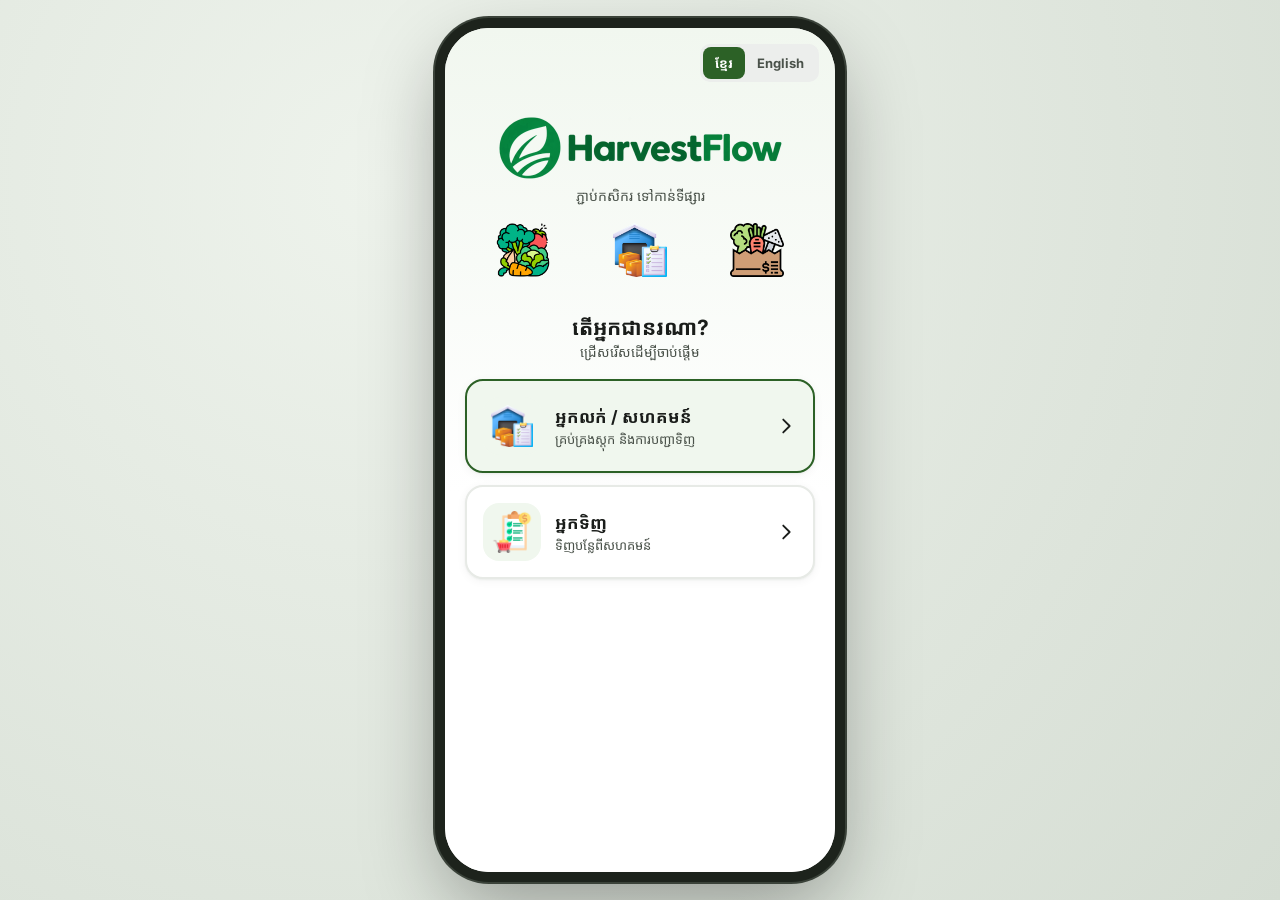
<file: index.html>
<!doctype html>
<html lang="km">
<head>
  <meta charset="utf-8" />
  <meta name="viewport" content="width=device-width, initial-scale=1, viewport-fit=cover" />
  <meta name="theme-color" content="#2C6126" />
  <title>HarvestFlow — Seller</title>
  <link rel="icon" href="assets/ic-vegetable.png" />
  <link rel="stylesheet" href="styles.css?v=7" />
</head>
<body>
  <!-- The whole app lives inside one phone-sized frame (390 x 844 target). -->
  <div class="stage">
    <div class="phone" id="phone">
      <div id="app" class="app"></div>
      <div id="sheet-root"></div>
      <div id="modal-root"></div>
      <div id="toast-root" class="toast-root" aria-live="polite"></div>
    </div>
  </div>

  <!-- Load order matters: data → store (state + business logic) → i18n → ui components → screens → app (router/events) -->
  <script src="js/icons.js?v=7"></script>
  <script src="js/i18n.js?v=7"></script>
  <script src="js/data.js?v=7"></script>
  <script src="js/store.js?v=7"></script>
  <script src="js/ui.js?v=7"></script>
  <script src="js/screens.js?v=7"></script>
  <script src="js/sheets.js?v=7"></script>
  <script src="js/app.js?v=7"></script>
</body>
</html>
</file>
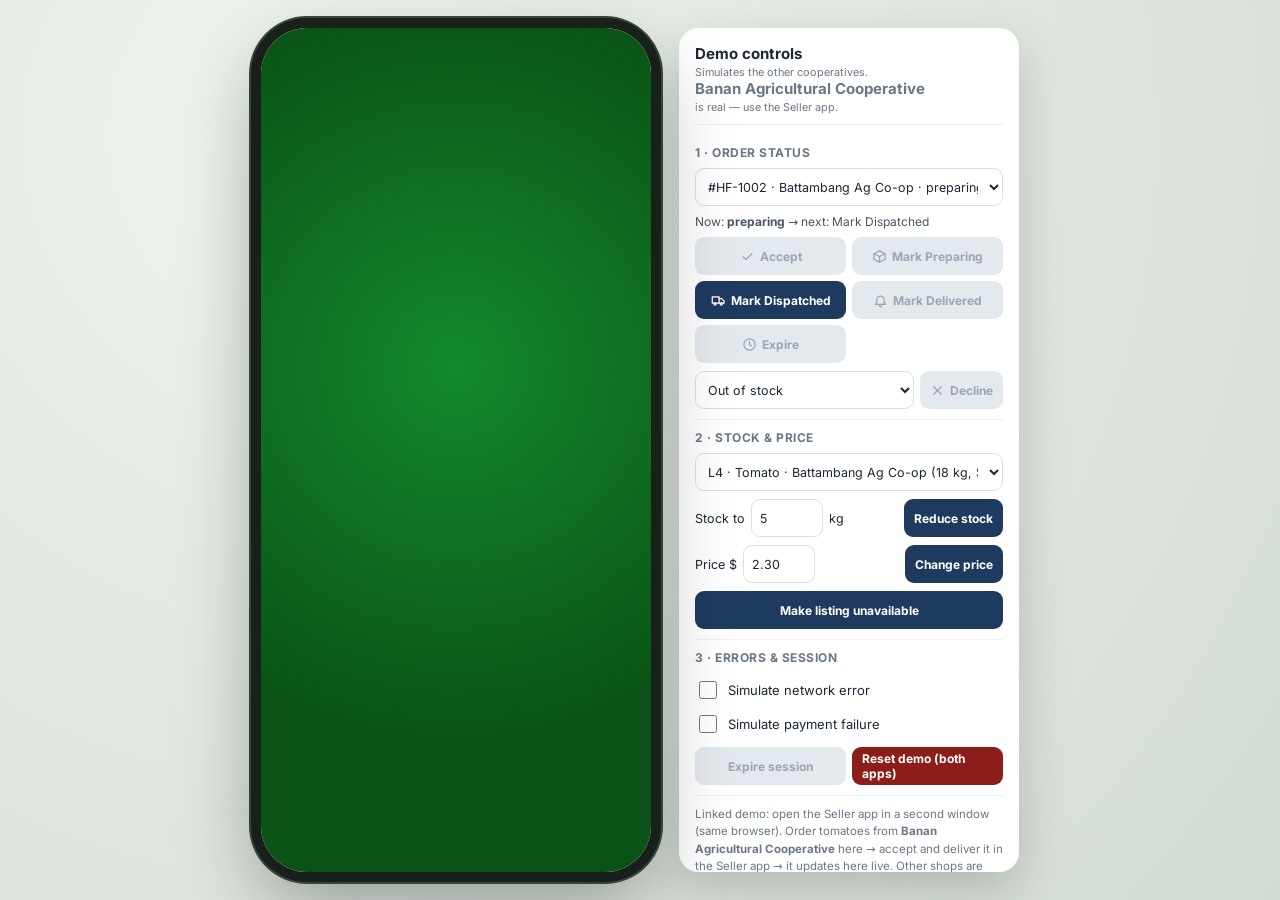
<file: buyer/index.html>
<!doctype html>
<html lang="km">
<head>
  <meta charset="utf-8" />
  <meta name="viewport" content="width=device-width, initial-scale=1, viewport-fit=cover" />
  <meta name="theme-color" content="#0d631b" />
  <title>HarvestFlow — Buyer (Restaurants)</title>
  <link rel="icon" href="assets/categories/leafy.png" />
  <link rel="stylesheet" href="styles.css?v=12" />
</head>
<body>
  <div class="stage">
    <!-- The buyer app: one phone-sized frame (390 px wide) -->
    <div class="phone" id="phone">
      <div id="app" class="app"></div>
      <div id="sheet-root"></div>
      <div id="modal-root"></div>
      <div id="toast-root" class="toast-root" aria-live="polite"></div>
    </div>

    <!-- Demo controls live OUTSIDE the app UI: they simulate the Seller app -->
    <aside id="demo-panel" class="demo-panel" aria-label="Demo controls"></aside>
  </div>
  <button class="demo-fab" data-action="demoToggle" aria-label="Demo controls">Demo</button>

  <script src="js/icons.js?v=12"></script>
  <script src="js/vendor/qrcode.js?v=12"></script>
  <script src="../js/data.js?v=12"></script><!-- Seller app demo data (linked shop). Missing → buyer runs on its own. -->
  <script src="js/seed.js?v=12"></script>
  <script src="js/khqr.js?v=12"></script>
  <script src="js/lang.js?v=12"></script>
  <script src="js/i18n.js?v=12"></script>
  <script src="js/store.js?v=12"></script>
  <script src="js/ui.js?v=12"></script>
  <script src="js/screens.js?v=12"></script>
  <script src="js/sheets.js?v=12"></script>
  <script src="js/link.js?v=12"></script>
  <script src="js/demo.js?v=12"></script>
  <script src="js/app.js?v=12"></script>
</body>
</html>
</file>
<file: styles.css>
/* Fonts are bundled locally so the app works on slow / offline connections. */
@font-face { font-family: 'Noto Sans Khmer'; font-style: normal; font-weight: 400; font-display: swap; src: url('assets/fonts/noto-sans-khmer-khmer-400-normal.woff2') format('woff2'); unicode-range: U+1780-17FF, U+19E0-19FF, U+200C-200D, U+25CC; }
@font-face { font-family: 'Inter'; font-style: normal; font-weight: 400; font-display: swap; src: url('assets/fonts/inter-latin-400-normal.woff2') format('woff2'); }
@font-face { font-family: 'Noto Sans Khmer'; font-style: normal; font-weight: 500; font-display: swap; src: url('assets/fonts/noto-sans-khmer-khmer-500-normal.woff2') format('woff2'); unicode-range: U+1780-17FF, U+19E0-19FF, U+200C-200D, U+25CC; }
@font-face { font-family: 'Inter'; font-style: normal; font-weight: 500; font-display: swap; src: url('assets/fonts/inter-latin-500-normal.woff2') format('woff2'); }
@font-face { font-family: 'Noto Sans Khmer'; font-style: normal; font-weight: 600; font-display: swap; src: url('assets/fonts/noto-sans-khmer-khmer-600-normal.woff2') format('woff2'); unicode-range: U+1780-17FF, U+19E0-19FF, U+200C-200D, U+25CC; }
@font-face { font-family: 'Inter'; font-style: normal; font-weight: 600; font-display: swap; src: url('assets/fonts/inter-latin-600-normal.woff2') format('woff2'); }
@font-face { font-family: 'Noto Sans Khmer'; font-style: normal; font-weight: 700; font-display: swap; src: url('assets/fonts/noto-sans-khmer-khmer-700-normal.woff2') format('woff2'); unicode-range: U+1780-17FF, U+19E0-19FF, U+200C-200D, U+25CC; }
@font-face { font-family: 'Inter'; font-style: normal; font-weight: 700; font-display: swap; src: url('assets/fonts/inter-latin-700-normal.woff2') format('woff2'); }
@font-face { font-family: 'Noto Sans Khmer'; font-style: normal; font-weight: 800; font-display: swap; src: url('assets/fonts/noto-sans-khmer-khmer-800-normal.woff2') format('woff2'); unicode-range: U+1780-17FF, U+19E0-19FF, U+200C-200D, U+25CC; }
@font-face { font-family: 'Inter'; font-style: normal; font-weight: 800; font-display: swap; src: url('assets/fonts/inter-latin-800-normal.woff2') format('woff2'); }

/* =========================================================
   HarvestFlow — Seller app styles
   Design tokens taken from the HarvestFlow Figma dashboard
   ========================================================= */
:root {
  --green-900: #1c4219;
  --green-800: #255320;
  --green-700: #2c6126;   /* main buttons / CTA */
  --green-600: #407637;   /* hero gradient top */
  --green-500: #4f8a45;
  --green-300: #9cc596;
  --green-100: #e3f0e0;
  --green-50: #f0f7ee;
  --mint: #10b981;

  --blue-50: #e6effc;
  --blue-700: #3a5a8c;
  --orange-50: #fceed8;
  --orange-100: #f9dfb4;
  --orange-600: #c26a00;
  --orange-500: #f59e0b;
  --red-50: #fde6e4;
  --red-600: #d32f2f;
  --red-700: #b71c1c;
  --brown: #8a5a1b;

  --bg: #f5f5f5;
  --header: #f6f8fe;
  --card: #ffffff;
  --text: #1a1d1a;
  --text-2: #4a524a;
  --muted: #7a827a;
  --line: #e7eae6;
  --chip: #eef0ee;

  --r-sm: 10px;
  --r: 14px;
  --r-lg: 18px;
  --r-xl: 22px;
  --shadow: 0 1px 2px rgba(20, 40, 20, .05), 0 2px 10px rgba(20, 40, 20, .05);
  --shadow-lg: 0 10px 30px rgba(20, 50, 20, .18);

  --font: 'Inter', 'Noto Sans Khmer', system-ui, -apple-system, 'Segoe UI', sans-serif;
  --font-num: 'Inter', 'Noto Sans Khmer', system-ui, sans-serif;
  --font-head: 'Noto Sans', 'Noto Sans Khmer', 'Inter', system-ui, sans-serif;
}

* { box-sizing: border-box; -webkit-tap-highlight-color: transparent; }
html, body { margin: 0; height: 100%; }
body {
  font-family: var(--font);
  color: var(--text);
  background: #dfe5dd;
  -webkit-font-smoothing: antialiased;
}
button, input, select, textarea { font: inherit; color: inherit; }
button { cursor: pointer; border: 0; background: none; padding: 0; }
img { display: block; }
.num { font-family: var(--font-num); font-feature-settings: 'tnum'; }

/* ---------- Stage / phone frame ---------- */
.stage { min-height: 100%; display: flex; align-items: center; justify-content: center; }
.phone {
  position: relative;
  width: 100%;
  max-width: 430px;
  height: 100dvh;
  background: var(--bg);
  overflow: hidden;
}
@media (min-width: 600px) {
  body { background: radial-gradient(circle at 30% 20%, #eef3ec, #d5ddd3); }
  .stage { padding: 24px; }
  .phone {
    width: 390px; height: min(844px, calc(100dvh - 48px));
    border-radius: 44px;
    box-shadow: 0 0 0 10px #1d231c, 0 0 0 12px #3a4239, 0 30px 80px rgba(0, 0, 0, .35);
  }
}

.app { height: 100%; display: flex; flex-direction: column; }
.screen { flex: 1; display: flex; flex-direction: column; min-height: 0; animation: screenIn .22s ease-out; }
.screen.no-anim { animation: none; }
@keyframes screenIn { from { opacity: 0; transform: translateX(14px); } to { opacity: 1; transform: none; } }
.screen.back-anim { animation-name: screenBack; }
@keyframes screenBack { from { opacity: 0; transform: translateX(-14px); } to { opacity: 1; transform: none; } }

.scroll { flex: 1; overflow-y: auto; overflow-x: hidden; -webkit-overflow-scrolling: touch; overscroll-behavior: contain; }
.scroll::-webkit-scrollbar { width: 0; }
.pad { padding: 0 16px; }
.stack > * + * { margin-top: 12px; }
.spacer { height: 16px; }

/* ---------- Header ---------- */
.hdr {
  flex: none; height: 64px; display: flex; align-items: center; gap: 10px;
  padding: 0 16px; background: var(--header);
  border-bottom: 1px solid rgba(0, 0, 0, .03);
  position: relative; z-index: 2;
}
.hdr .logo { height: 44px; width: auto; margin-left: -4px; }
.hdr .grow { flex: 1; min-width: 0; }
.hdr-title { text-align: center; flex: 1; min-width: 0; }
.hdr-title h1 { margin: 0; font-size: 17px; font-weight: 700; color: var(--green-700); line-height: 1.35; white-space: nowrap; overflow: hidden; text-overflow: ellipsis; }
.hdr-title p { margin: 0; font-size: 11.5px; color: var(--muted); line-height: 1.4; white-space: nowrap; overflow: hidden; text-overflow: ellipsis; }
.icon-btn {
  width: 40px; height: 40px; flex: none; border-radius: 50%;
  display: grid; place-items: center; background: var(--blue-50); color: #1f2a3a; position: relative;
  transition: transform .1s;
}
.icon-btn:active { transform: scale(.92); }
.icon-btn.plain { background: #eceeec; }
.icon-btn.green { background: var(--green-100); color: var(--green-700); }
.icon-btn .dot { position: absolute; top: 7px; right: 8px; width: 10px; height: 10px; border-radius: 50%; background: #e53935; border: 2px solid var(--blue-50); }
.icon-btn .count {
  position: absolute; top: -2px; right: -2px; min-width: 18px; height: 18px; padding: 0 4px; border-radius: 9px;
  background: #e53935; color: #fff; font-size: 10.5px; font-weight: 700; display: grid; place-items: center; font-family: var(--font-num);
}
.hdr-actions { display: flex; gap: 8px; }

/* ---------- Bottom navigation ---------- */
.bnav {
  flex: none; display: flex; justify-content: space-around; align-items: center;
  padding: 8px 8px calc(8px + env(safe-area-inset-bottom));
  background: #fff; border-top: 1px solid var(--line);
  box-shadow: 0 -4px 16px rgba(0, 0, 0, .04);
  position: relative; z-index: 3;
}
.bnav button { flex: 1; display: flex; flex-direction: column; align-items: center; gap: 3px; color: #555d55; font-size: 11px; font-weight: 500; min-width: 0; }
.bnav .nav-ic { width: 44px; height: 34px; border-radius: 10px; display: grid; place-items: center; transition: background .15s; position: relative; }
.bnav button.on { color: var(--green-700); font-weight: 700; }
.bnav button.on .nav-ic { background: var(--green-700); color: #fff; }
.bnav .nav-ic .count { position: absolute; top: -4px; right: 0; min-width: 17px; height: 17px; padding: 0 4px; border-radius: 9px; background: #e53935; color: #fff; font-size: 10px; font-weight: 700; display: grid; place-items: center; border: 2px solid #fff; font-family: var(--font-num); }
.bnav span.lbl { white-space: nowrap; overflow: hidden; text-overflow: ellipsis; max-width: 100%; }

/* ---------- Dashboard ---------- */
.greet { display: flex; align-items: center; gap: 12px; padding: 12px 16px 6px; }
.avatar { width: 66px; height: 66px; border-radius: 50%; object-fit: contain; padding: 5px; flex: none; background: var(--green-100); border: 2px solid #fff; box-shadow: 0 1px 4px rgba(20, 40, 20, .12); }
.greet small { font-size: 13px; color: var(--text-2); display: block; }
.greet h2 { margin: 0; font-size: 18px; font-weight: 700; line-height: 1.4; }
.greet .loc { font-size: 12px; color: var(--text-2); display: flex; align-items: center; gap: 4px; }
.greet .loc .ic { color: var(--green-700); }

.hero {
  margin: 12px 16px 0; padding: 16px; border-radius: var(--r-xl); color: #fff; position: relative; overflow: hidden;
  background: linear-gradient(170deg, var(--green-600) 0%, #2f6329 55%, var(--green-800) 100%);
  box-shadow: 0 8px 22px rgba(37, 83, 32, .35);
}
.hero::before, .hero::after { content: ''; position: absolute; border-radius: 50%; background: rgba(255, 255, 255, .07); }
.hero::before { width: 80px; height: 80px; right: 64px; top: 8px; }
.hero::after { width: 150px; height: 150px; right: -14px; top: 70px; }
.hero > * { position: relative; z-index: 1; }
.hero-top { display: flex; align-items: center; gap: 6px; font-size: 14px; font-weight: 600; opacity: .95; }
.hero-num { margin: 14px 0 12px; display: flex; align-items: baseline; gap: 10px; }
.hero-num b { font-family: var(--font-num); font-size: 36px; font-weight: 800; letter-spacing: -.5px; }
.hero-num span { font-size: 17px; font-weight: 600; color: #d8ecd3; }
.pills { display: grid; grid-template-columns: repeat(3, 1fr); gap: 6px; }
.pill { background: rgba(0, 0, 0, .22); border-radius: 10px; padding: 8px 8px 7px; text-align: left; color: #fff; }
.pill:active { background: rgba(0, 0, 0, .32); }
.pill small { display: flex; align-items: center; gap: 4px; font-size: 11.5px; color: #cfe3ca; }
.pill small i { width: 7px; height: 7px; border-radius: 50%; background: #8ee07e; display: inline-block; }
.pill b { font-family: var(--font-num); font-size: 18px; font-weight: 700; }
.pill b em { font-style: normal; font-size: 12px; font-weight: 500; margin-left: 3px; opacity: .85; }
.pill.warn b { color: #ffd166; }

.bento { display: grid; grid-template-columns: 1fr 1fr; gap: 12px; padding: 18px 16px 0; }
.bento-card {
  background: var(--card); border-radius: var(--r-lg); padding: 12px; min-height: 154px; text-align: left;
  display: flex; flex-direction: column; position: relative; box-shadow: var(--shadow);
  transition: transform .12s;
}
.bento-card:active { transform: scale(.97); }
.bento-card img { width: 60px; height: 60px; object-fit: contain; }
.bento-card h3 { margin: 8px 0 0; font-size: 16.5px; font-weight: 700; line-height: 1.45; }
.bento-card p { margin: 0; font-size: 11.5px; color: var(--text-2); line-height: 1.5; }
.bento-card .go { margin-top: auto; padding-top: 8px; font-size: 12px; font-weight: 600; color: var(--green-700); display: flex; align-items: center; gap: 4px; }
.bento-card .go.red { color: var(--red-600); }
.bento-card .badge-new { position: absolute; top: 12px; right: 12px; background: var(--orange-50); color: var(--orange-600); font-size: 12px; font-weight: 700; padding: 2px 9px; border-radius: 8px; }

.sec-title { display: flex; align-items: center; justify-content: space-between; gap: 8px; padding: 22px 16px 10px; }
.sec-title h3 { margin: 0; font-size: 16px; font-weight: 700; display: flex; align-items: center; gap: 7px; }
.sec-title h3.red { color: var(--red-600); }
.sec-title .aside { font-size: 12.5px; color: var(--red-700); font-weight: 600; }
.sec-title .aside.muted { color: var(--muted); font-weight: 500; }
.sec-title img { width: 28px; height: 28px; }

.hshelf { display: flex; gap: 12px; overflow-x: auto; padding: 2px 16px 6px; scroll-snap-type: x mandatory; }
.hshelf::-webkit-scrollbar { display: none; }
.urgent-card { flex: 0 0 calc(100% - 20px); scroll-snap-align: start; background: #fff; border-radius: var(--r-lg); padding: 12px; box-shadow: var(--shadow); }
.hshelf .urgent-card:only-child { flex-basis: 100%; }
.uc-top { display: flex; justify-content: space-between; align-items: center; }
.uc-body { display: flex; gap: 12px; margin: 10px 0 12px; cursor: pointer; }
.uc-body h4 { margin: 0; font-size: 16px; font-weight: 700; }
.uc-body .big { font-family: var(--font-num); font-size: 26px; font-weight: 800; color: var(--green-700); line-height: 1.2; }
.uc-body .big em { font-style: normal; font-size: 14px; font-weight: 500; color: var(--text-2); margin-left: 4px; }
.uc-body small { font-size: 12px; color: var(--text-2); }

.cta-big {
  margin: 20px 16px 20px; width: calc(100% - 32px); min-height: 60px; border-radius: 16px; background: var(--green-700); color: #fff;
  display: flex; align-items: center; justify-content: center; gap: 10px; font-size: 15.5px; font-weight: 700;
  box-shadow: 0 6px 16px rgba(44, 97, 38, .35); padding: 10px 14px; text-align: center;
}
.cta-big:active { transform: scale(.98); }

/* ---------- Thumbs, badges, chips ---------- */
.thumb { position: relative; flex: none; border-radius: 10px; overflow: hidden; background: var(--green-50); display: grid; place-items: center; }
.thumb img { width: 100%; height: 100%; object-fit: cover; }
.thumb .emo { line-height: 1; }
.thumb .gr { position: absolute; right: 2px; bottom: 2px; min-width: 16px; height: 18px; border-radius: 4px; background: var(--green-800); color: #fff; font-size: 11px; font-weight: 700; display: grid; place-items: center; font-family: var(--font-num); padding: 0 3px; }
.thumb .gr.B { background: var(--brown); }
.thumb .gr.C { background: var(--red-700); }

.badge { display: inline-flex; align-items: center; gap: 4px; font-size: 11.5px; font-weight: 600; padding: 2px 9px; border-radius: 7px; white-space: nowrap; line-height: 1.6; }
.badge.fresh { background: var(--green-100); color: var(--green-800); }
.badge.soon { background: var(--orange-50); color: var(--orange-600); }
.badge.expired { background: var(--red-50); color: var(--red-700); }
.badge.soldout { background: #eceeec; color: var(--muted); }
.badge.loc { background: var(--blue-50); color: var(--blue-700); }
.badge.gradeA { background: var(--green-100); color: var(--green-800); font-family: var(--font-num); letter-spacing: .3px; }
.badge.gradeB { background: #f3e7d6; color: var(--brown); font-family: var(--font-num); letter-spacing: .3px; }
.badge.gradeC { background: var(--red-50); color: var(--red-700); font-family: var(--font-num); letter-spacing: .3px; }
.badge.first { background: #fff3cd; color: #8a5a00; border: 1px dashed #e0b44c; }
.badge.os-new { background: var(--orange-50); color: var(--orange-600); }
.badge.os-preparing { background: var(--blue-50); color: var(--blue-700); }
.badge.os-ready { background: #e0f5ec; color: #0e7a55; }
.badge.os-delivering { background: #ede7fb; color: #5a3fa6; }
.badge.os-completed { background: var(--green-100); color: var(--green-800); }
.badge.os-cancelled, .badge.os-rejected { background: #eceeec; color: var(--muted); }
.badge.disc { background: var(--red-600); color: #fff; }

.chips { display: flex; gap: 8px; overflow-x: auto; padding: 2px 16px; }
.chips::-webkit-scrollbar { display: none; }
.chip {
  flex: none; height: 38px; padding: 0 15px; border-radius: 19px; background: #fff; border: 1.5px solid var(--line);
  font-size: 13.5px; font-weight: 600; color: var(--text-2); display: inline-flex; align-items: center; gap: 6px; white-space: nowrap;
}
.chip.on { background: var(--green-700); border-color: var(--green-700); color: #fff; }
.chip .cnt { font-family: var(--font-num); font-size: 11px; background: rgba(0, 0, 0, .08); border-radius: 9px; padding: 0 6px; }
.chip.on .cnt { background: rgba(255, 255, 255, .22); }
.chip.st-soon:not(.on) { color: var(--orange-600); }
.chip.st-expired:not(.on) { color: var(--red-700); }

/* ---------- Segmented tabs ---------- */
.seg { display: flex; background: #e9ece8; border-radius: 12px; padding: 4px; margin: 12px 16px 0; gap: 4px; }
.seg button { flex: 1; height: 38px; border-radius: 9px; font-size: 13.5px; font-weight: 600; color: var(--text-2); display: flex; align-items: center; justify-content: center; gap: 5px; }
.seg button.on { background: #fff; color: var(--green-700); box-shadow: 0 1px 4px rgba(0, 0, 0, .08); }
.seg .cnt { font-family: var(--font-num); font-size: 11px; background: var(--orange-500); color: #fff; border-radius: 8px; padding: 0 5px; line-height: 16px; }

/* ---------- Cards ---------- */
.card { background: var(--card); border-radius: var(--r-lg); padding: 14px; box-shadow: var(--shadow); }
.card-title { display: flex; align-items: center; gap: 8px; font-size: 15px; font-weight: 700; margin: 0 0 12px; }
.card-title .stepn { width: 26px; height: 26px; border-radius: 8px; background: var(--green-100); color: var(--green-700); display: grid; place-items: center; font-size: 13px; font-weight: 700; flex: none; }
.card-title .stepn.done { background: var(--green-700); color: #fff; }
.card-title .grow { flex: 1; }
.card-title .hint { font-size: 11.5px; font-weight: 600; color: var(--green-700); background: var(--green-50); border: 1px solid var(--green-100); padding: 2px 9px; border-radius: 12px; max-width: 150px; white-space: nowrap; overflow: hidden; text-overflow: ellipsis; }
.card.err { box-shadow: 0 0 0 2px var(--red-600), var(--shadow); }
.err-msg { color: var(--red-700); font-size: 12.5px; font-weight: 600; margin-top: 10px; display: flex; align-items: center; gap: 6px; }

/* Stock batch card (matches Figma Stock Management list) */
.scard { background: #fff; border-radius: var(--r-lg); padding: 12px; box-shadow: var(--shadow); cursor: pointer; transition: transform .12s, box-shadow .2s; }
.scard:active { transform: scale(.985); }
.scard.hl { box-shadow: 0 0 0 2.5px var(--mint), var(--shadow); animation: hl 1.6s ease-out; }
@keyframes hl { 0% { background: #e3faf0; } 100% { background: #fff; } }
.scard-top { display: flex; justify-content: space-between; align-items: center; gap: 6px; }
.scard-top .l { display: flex; gap: 6px; flex-wrap: wrap; }
.scard-mid { display: flex; gap: 12px; margin-top: 10px; }
.scard-mid .sinfo { flex: 1; min-width: 0; }
.scard-mid .row1 { display: flex; justify-content: space-between; align-items: flex-start; gap: 6px; }
.scard-mid h4 { margin: 0; font-size: 16px; font-weight: 700; line-height: 1.4; }
.scard-mid .loc-t { font-size: 12px; font-weight: 600; color: var(--text-2); white-space: nowrap; }
.qty { font-family: var(--font-num); font-size: 26px; font-weight: 800; line-height: 1.2; }
.qty em { font-family: var(--font); font-style: normal; font-size: 13px; font-weight: 500; color: var(--text-2); margin-left: 5px; }
.qty.soon { color: var(--orange-600); }
.qty.expired { color: var(--red-700); }
.qty.soldout { color: var(--muted); }
.meta { font-size: 12px; color: var(--text-2); line-height: 1.6; }
.meta b { font-weight: 600; color: var(--text); }
.scard-foot { display: flex; justify-content: space-between; align-items: center; gap: 8px; margin-top: 8px; padding-top: 8px; border-top: 1px dashed var(--line); font-size: 12px; color: var(--text-2); }
.scard-foot span { display: flex; align-items: center; gap: 4px; }

.list { display: flex; flex-direction: column; gap: 12px; padding: 0 16px; }

/* ---------- Buttons ---------- */
.btn {
  height: 50px; border-radius: 12px; padding: 0 18px; font-size: 15px; font-weight: 700;
  display: inline-flex; align-items: center; justify-content: center; gap: 8px; transition: transform .1s, opacity .2s; text-align: center; line-height: 1.3;
}
.btn:active { transform: scale(.97); }
.btn.block { width: 100%; }
.btn.primary { background: var(--green-700); color: #fff; }
.btn.secondary { background: #e7e9e7; color: var(--text); }
.btn.outline { background: #fff; border: 1.5px solid #cfd4ce; color: var(--text); }
.btn.danger { background: var(--red-600); color: #fff; }
.btn.danger-outline { background: #fff; border: 1.5px solid #f1b9b4; color: var(--red-700); }
.btn.warm { background: #f3e7d6; color: #6b4513; }
.btn.sm { height: 40px; font-size: 13.5px; padding: 0 14px; border-radius: 10px; }
.btn.lg { height: 58px; font-size: 16px; border-radius: 14px; }
.btn[disabled] { opacity: .45; pointer-events: none; }
.btn-row { display: flex; gap: 10px; }
.btn-row .btn { flex: 1; }
.btn-row .btn.fit { flex: none; }
.link-btn { color: var(--green-700); font-weight: 600; font-size: 13px; display: inline-flex; align-items: center; gap: 4px; }

.footer-bar { flex: none; padding: 12px 16px calc(12px + env(safe-area-inset-bottom)); background: #fff; border-top: 1px solid var(--line); box-shadow: 0 -6px 18px rgba(0, 0, 0, .05); position: relative; z-index: 2; }
.footer-bar .note { font-size: 12px; color: var(--text-2); text-align: center; margin-bottom: 8px; display: flex; align-items: center; justify-content: center; gap: 6px; }

/* ---------- Search ---------- */
.search { margin: 12px 16px 0; display: flex; align-items: center; gap: 8px; background: #fff; border: 1.5px solid var(--line); border-radius: 14px; padding: 0 12px; height: 50px; }
.search:focus-within { border-color: var(--green-500); }
.search input { flex: 1; border: 0; outline: 0; background: transparent; font-size: 15px; min-width: 0; }
.search .ic { color: var(--muted); }
.search .clear { color: var(--muted); padding: 6px; }
.toolbar { display: flex; justify-content: space-between; align-items: center; padding: 12px 16px 8px; gap: 8px; }
.toolbar .count { font-size: 13px; color: var(--text-2); font-weight: 600; }
.sort-btn { height: 36px; padding: 0 12px; border-radius: 10px; background: #fff; border: 1.5px solid var(--line); font-size: 12.5px; font-weight: 600; display: inline-flex; align-items: center; gap: 6px; color: var(--green-700); }

/* ---------- Empty ---------- */
.empty { text-align: center; padding: 36px 24px; color: var(--text-2); }
.empty .em { font-size: 48px; }
.empty h4 { margin: 8px 0 4px; font-size: 16px; color: var(--text); }
.empty p { margin: 0 0 14px; font-size: 13px; }

/* ---------- Add harvest ---------- */
.progress { height: 5px; background: #e5e9e4; }
.progress i { display: block; height: 100%; background: var(--green-700); border-radius: 0 3px 3px 0; transition: width .3s; }
.crop-grid { display: grid; grid-template-columns: repeat(3, 1fr); gap: 10px; }
.crop-opt { border: 1.5px solid var(--line); border-radius: 14px; padding: 10px 6px 8px; background: #fff; display: flex; flex-direction: column; align-items: center; gap: 4px; position: relative; min-height: 104px; justify-content: center; }
.crop-opt .thumb { width: 52px; height: 52px; border-radius: 12px; }
.crop-opt b { font-size: 13.5px; font-weight: 700; text-align: center; line-height: 1.35; }
.crop-opt small { font-size: 10.5px; color: var(--muted); font-family: var(--font-num); }
.crop-opt.on { border: 2.5px solid var(--green-700); background: var(--green-50); }
.crop-opt.on::after { content: '✓'; position: absolute; top: 6px; right: 6px; width: 22px; height: 22px; border-radius: 50%; background: var(--green-700); color: #fff; font-size: 13px; display: grid; place-items: center; font-weight: 800; }
.crop-opt.add { border-style: dashed; border-color: #c9cfc8; color: var(--muted); }
.crop-opt.add .plus { width: 44px; height: 44px; border-radius: 12px; border: 1.5px solid #d5dad4; display: grid; place-items: center; }

.qty-box { background: var(--green-50); border: 1.5px solid var(--green-100); border-radius: 16px; padding: 14px; }
.qty-row { display: flex; align-items: center; gap: 12px; }
.qty-row .step { width: 52px; height: 52px; border-radius: 14px; display: grid; place-items: center; flex: none; background: #fff; border: 1.5px solid var(--line); color: var(--text); }
.qty-row .step.plus { background: var(--green-700); color: #fff; border-color: var(--green-700); }
.qty-row .step:active { transform: scale(.92); }
.qty-input { flex: 1; min-width: 0; text-align: center; }
.qty-input .in { display: flex; align-items: baseline; justify-content: center; gap: 6px; }
.qty-input input { width: 100%; max-width: 150px; text-align: center; border: 0; background: transparent; outline: 0; font-family: var(--font-num); font-size: 44px; font-weight: 800; color: var(--green-700); padding: 0; -moz-appearance: textfield; }
.qty-input input::-webkit-outer-spin-button, .qty-input input::-webkit-inner-spin-button { -webkit-appearance: none; margin: 0; }
.qty-input input::placeholder { color: #b9c9b6; }
.qty-input .u { font-family: var(--font-num); font-size: 20px; font-weight: 700; color: var(--green-800); }
.qty-input small { display: block; font-size: 11.5px; color: var(--text-2); }
.quick { display: grid; grid-template-columns: repeat(4, 1fr); gap: 8px; margin-top: 12px; }
.quick button { height: 40px; border-radius: 10px; background: #eceeec; font-family: var(--font-num); font-weight: 700; font-size: 13.5px; }
.quick button:active { background: var(--green-100); }

.opt-grid { display: grid; gap: 10px; }
.opt-grid.c3 { grid-template-columns: repeat(3, 1fr); }
.opt-grid.c2 { grid-template-columns: repeat(2, 1fr); }
.opt { border: 1.5px solid var(--line); border-radius: 14px; background: #fff; padding: 10px; text-align: left; min-height: 64px; display: flex; flex-direction: column; justify-content: center; gap: 2px; }
.opt b { font-size: 15px; font-weight: 700; display: flex; align-items: center; gap: 5px; }
.opt small { font-size: 11.5px; color: var(--text-2); line-height: 1.4; }
.opt.on { border: 2.5px solid var(--green-700); background: var(--green-50); }
.opt.g-A b { color: var(--green-700); }
.opt.g-B b { color: var(--brown); }
.opt.g-C b { color: var(--red-700); }
.opt.center { align-items: center; text-align: center; }

.pick-chips { display: flex; flex-wrap: wrap; gap: 8px; }
.pick { height: 44px; min-width: 56px; padding: 0 14px; border-radius: 12px; border: 1.5px solid var(--line); background: #fff; font-weight: 700; font-size: 14px; display: inline-flex; align-items: center; justify-content: center; gap: 6px; }
.pick.on { background: var(--green-700); border-color: var(--green-700); color: #fff; }
.pick.soon:not(.on) { color: var(--orange-600); }
.custom-days { display: flex; align-items: center; gap: 8px; margin-top: 10px; }
.custom-days input { width: 90px; height: 44px; border-radius: 12px; border: 1.5px solid var(--line); text-align: center; font-family: var(--font-num); font-weight: 700; font-size: 16px; outline: 0; }
.custom-days input:focus { border-color: var(--green-500); }

.farmer-pick { display: flex; align-items: center; gap: 12px; background: var(--green-50); border: 1.5px solid var(--green-100); border-radius: 14px; padding: 10px; width: 100%; text-align: left; }
.farmer-pick.empty-f { background: #fff; border: 1.5px dashed #c9cfc8; justify-content: center; min-height: 64px; color: var(--green-700); font-weight: 700; }
.farmer-pick .grow { flex: 1; min-width: 0; }
.farmer-pick b { font-size: 16px; }
.farmer-pick small { display: flex; align-items: center; gap: 4px; font-size: 12px; color: var(--text-2); }
.fav { width: 48px; height: 48px; border-radius: 12px; flex: none; display: grid; place-items: center; font-size: 20px; font-weight: 700; color: #fff; overflow: hidden; }
.fav img { width: 100%; height: 100%; object-fit: cover; }

.date-other { margin-top: 10px; }
.date-other input { width: 100%; height: 48px; border-radius: 12px; border: 1.5px solid var(--line); padding: 0 12px; font-size: 15px; outline: 0; background: #fff; }

/* ---------- Detail ---------- */
.d-hero { position: relative; height: 170px; overflow: hidden; background: var(--green-50); }
.d-hero .inner { position: relative; height: 100%; display: flex; align-items: center; justify-content: center; }
.d-hero .thumb { width: 120px; height: 120px; border-radius: 28px; border: 4px solid #fff; box-shadow: 0 6px 18px rgba(20, 50, 20, .10); }
.d-hero .thumb .emo { font-size: 64px; }
.d-head { background: #fff; border-radius: 22px 22px 0 0; margin-top: -22px; position: relative; padding: 16px 16px 14px; text-align: center; }
.d-head h2 { margin: 0; font-size: 21px; font-weight: 700; }
.d-head .qty { font-size: 40px; color: var(--green-700); }
.d-head .badges { display: flex; gap: 6px; justify-content: center; flex-wrap: wrap; margin-top: 6px; }
.first-note { margin: 10px 16px 0; background: #fff8e1; color: #7a5200; border: 1px dashed #e7c065; border-radius: 12px; padding: 10px 12px; font-size: 13px; font-weight: 600; display: flex; gap: 8px; align-items: center; }
.info-grid { display: grid; grid-template-columns: 1fr 1fr; gap: 10px; }
.info { background: #f6f8f5; border-radius: 12px; padding: 10px 12px; }
.info small { display: flex; align-items: center; gap: 5px; font-size: 11.5px; color: var(--muted); }
.info b { font-size: 14.5px; font-weight: 700; display: block; margin-top: 2px; }
.info.wide { grid-column: span 2; }

.flow { display: flex; flex-direction: column; align-items: stretch; gap: 0; }
.flow-row { display: flex; align-items: center; gap: 12px; padding: 10px 12px; border-radius: 12px; }
.flow-row .dotc { width: 34px; height: 34px; border-radius: 50%; display: grid; place-items: center; flex: none; }
.flow-row .t { flex: 1; font-size: 14px; font-weight: 600; }
.flow-row .v { font-family: var(--font-num); font-size: 17px; font-weight: 800; }
.flow-row.orig { background: #f3f6f2; } .flow-row.orig .dotc { background: #dbe7d8; color: var(--green-800); }
.flow-row.sold { background: #fff7ec; } .flow-row.sold .dotc { background: var(--orange-100); color: var(--orange-600); } .flow-row.sold .v { color: var(--orange-600); }
.flow-row.res { background: #eef3fc; } .flow-row.res .dotc { background: #d7e3f7; color: var(--blue-700); } .flow-row.res .v { color: var(--blue-700); }
.flow-row.rem { background: #fdf0ef; } .flow-row.rem .dotc { background: #f9d6d3; color: var(--red-700); } .flow-row.rem .v { color: var(--red-700); }
.flow-row.left { background: var(--green-700); color: #fff; } .flow-row.left .dotc { background: rgba(255, 255, 255, .2); }
.flow-arrow { text-align: center; color: #aab3a9; line-height: 1; height: 16px; font-size: 14px; }

/* history timeline */
.tl { display: flex; flex-direction: column; }
.tl-day { font-size: 12.5px; font-weight: 700; color: var(--muted); padding: 14px 16px 6px; }
.tx { display: flex; gap: 12px; align-items: center; background: #fff; padding: 12px; border-radius: 14px; box-shadow: var(--shadow); cursor: pointer; }
.tx + .tx { margin-top: 8px; }
.tx .amt { width: 76px; flex: none; text-align: center; border-radius: 10px; padding: 8px 2px; font-family: var(--font-num); font-weight: 800; font-size: 15px; }
.tx .amt.pos { background: var(--green-100); color: var(--green-800); }
.tx .amt.neg { background: var(--red-50); color: var(--red-700); }
.tx .amt.res { background: var(--blue-50); color: var(--blue-700); }
.tx .amt.zero { background: #eceeec; color: var(--muted); font-size: 12px; }
.tx .body { flex: 1; min-width: 0; }
.tx .body b { font-size: 14px; font-weight: 700; display: block; line-height: 1.45; }
.tx .body small { font-size: 12px; color: var(--text-2); display: block; line-height: 1.5; }
.tx .time { font-size: 11.5px; color: var(--muted); font-family: var(--font-num); text-align: right; flex: none; }
.tx.compact { box-shadow: none; background: #f6f8f5; }

/* farmers list */
.frow { display: flex; align-items: center; gap: 12px; background: #fff; padding: 12px; border-radius: 14px; box-shadow: var(--shadow); }
.frow .grow { flex: 1; min-width: 0; }
.frow b { font-size: 15.5px; }
.frow small { display: block; font-size: 12px; color: var(--text-2); }
.frow .kg { text-align: right; }
.frow .kg b { font-family: var(--font-num); color: var(--green-700); font-size: 17px; }
.phone-btn { width: 40px; height: 40px; border-radius: 50%; background: var(--green-100); color: var(--green-700); display: grid; place-items: center; flex: none; }

/* ---------- Orders ---------- */
.sum-grid { display: grid; grid-template-columns: repeat(3, 1fr); gap: 8px; padding: 12px 16px 0; }
.sum { border-radius: 14px; padding: 10px; text-align: left; color: #fff; min-height: 78px; display: flex; flex-direction: column; justify-content: space-between; }
.sum small { font-size: 11.5px; line-height: 1.35; opacity: .95; }
.sum b { font-family: var(--font-num); font-size: 26px; font-weight: 800; }
.sum.s-new { background: linear-gradient(160deg, #f0a23a, #d9790b); }
.sum.s-prep { background: linear-gradient(160deg, var(--green-600), var(--green-800)); }
.sum.s-del { background: linear-gradient(160deg, #3c6fb4, #2a4f86); }
.sum.on { box-shadow: 0 0 0 3px #fff, 0 0 0 5px var(--text); }

.ocard { background: #fff; border-radius: var(--r-lg); padding: 14px; box-shadow: var(--shadow); }
.ocard.is-new { border-left: 4px solid var(--orange-500); }
.oc-top { display: flex; justify-content: space-between; align-items: center; gap: 8px; }
.oc-id { font-family: var(--font-num); font-weight: 800; font-size: 14px; color: var(--text-2); }
.oc-time { font-size: 11.5px; color: var(--muted); }
.oc-buyer { font-size: 16px; font-weight: 700; margin: 6px 0 10px; display: flex; align-items: center; gap: 6px; }
.oc-prod { display: flex; gap: 12px; align-items: center; background: #f6f8f5; border-radius: 12px; padding: 8px; }
.oc-prod .grow { flex: 1; min-width: 0; }
.oc-prod h4 { margin: 0; font-size: 15px; font-weight: 700; }
.oc-prod .qty { font-size: 22px; }
.oc-prod .price { text-align: right; }
.oc-prod .price small { font-size: 11.5px; color: var(--text-2); display: block; font-family: var(--font-num); }
.oc-prod .price b { font-family: var(--font-num); font-size: 18px; color: var(--green-700); }
.oc-meta { display: flex; flex-wrap: wrap; gap: 6px 14px; margin: 10px 0 12px; font-size: 12.5px; color: var(--text-2); }
.oc-meta span { display: flex; align-items: center; gap: 5px; }
.oc-meta .ic { color: var(--green-700); }

/* order detail */
.ostepper { display: flex; align-items: flex-start; padding: 14px 10px 4px; background: #fff; }
.ostep { flex: 1; text-align: center; position: relative; font-size: 10.5px; color: var(--muted); line-height: 1.35; padding: 0 2px; }
.ostep .c { width: 26px; height: 26px; border-radius: 50%; margin: 0 auto 4px; background: #e5e9e4; color: #8c948b; display: grid; place-items: center; font-size: 12px; font-weight: 700; position: relative; z-index: 1; font-family: var(--font-num); }
.ostep::before { content: ''; position: absolute; top: 12px; left: -50%; width: 100%; height: 3px; background: #e5e9e4; }
.ostep:first-child::before { display: none; }
.ostep.done .c { background: var(--green-700); color: #fff; }
.ostep.done::before, .ostep.cur::before { background: var(--green-700); }
.ostep.cur .c { background: #fff; color: var(--green-700); box-shadow: 0 0 0 3px var(--green-700); }
.ostep.done, .ostep.cur { color: var(--green-800); font-weight: 600; }
.status-banner { margin: 12px 16px 0; border-radius: 14px; padding: 12px 14px; display: flex; align-items: center; gap: 10px; font-weight: 700; font-size: 15px; }
.status-banner.cancelled, .status-banner.rejected { background: #eceeec; color: var(--text-2); }
.status-banner.completed { background: var(--green-100); color: var(--green-800); }

.kv { display: flex; justify-content: space-between; align-items: center; gap: 12px; padding: 9px 0; border-bottom: 1px dashed var(--line); font-size: 14px; }
.kv:last-child { border-bottom: 0; }
.kv span { color: var(--text-2); display: flex; align-items: center; gap: 6px; }
.kv b { font-weight: 700; text-align: right; }
.kv.total b { font-family: var(--font-num); font-size: 20px; color: var(--green-700); }

.stock-check { border-radius: 16px; padding: 14px; }
.stock-check.ok { background: var(--green-50); border: 1.5px solid var(--green-100); }
.stock-check.bad { background: var(--red-50); border: 1.5px solid #f4c0bb; }
.sc-row { display: grid; grid-template-columns: 1fr auto 1fr auto 1fr; align-items: center; gap: 4px; text-align: center; }
.sc-row div small { display: block; font-size: 11px; color: var(--text-2); line-height: 1.35; }
.sc-row div b { font-family: var(--font-num); font-size: 21px; font-weight: 800; }
.sc-row .op { font-size: 18px; color: var(--muted); font-weight: 700; }
.sc-row .res b { color: var(--green-700); }
.stock-check.bad .res b { color: var(--red-700); }
.sc-note { margin-top: 12px; font-size: 13px; font-weight: 600; display: flex; align-items: center; gap: 6px; color: var(--green-800); }
.stock-check.bad .sc-note { color: var(--red-700); }
.alloc { margin-top: 10px; display: flex; flex-direction: column; gap: 6px; }
.alloc-row { display: flex; align-items: center; gap: 10px; background: #fff; border-radius: 10px; padding: 8px 10px; font-size: 13px; }
.alloc-row .grow { flex: 1; min-width: 0; }
.alloc-row b { font-family: var(--font-num); }

.checklist { display: flex; flex-direction: column; gap: 8px; }
.ck { display: flex; align-items: center; gap: 12px; padding: 12px; border-radius: 14px; border: 1.5px solid var(--line); background: #fff; width: 100%; text-align: left; font-size: 15px; font-weight: 600; transition: background .15s; }
.ck .box { width: 30px; height: 30px; border-radius: 9px; border: 2px solid #c6ccc5; display: grid; place-items: center; flex: none; color: transparent; }
.ck .emo { font-size: 20px; }
.ck.on { background: var(--green-50); border-color: var(--green-300); color: var(--green-800); }
.ck.on .box { background: var(--green-700); border-color: var(--green-700); color: #fff; }
.ck.on .lbl { text-decoration: line-through; text-decoration-color: rgba(44, 97, 38, .4); }
.ck-progress { display: flex; align-items: center; gap: 10px; margin-bottom: 12px; font-size: 12.5px; color: var(--text-2); }
.ck-progress .bar { flex: 1; height: 8px; border-radius: 4px; background: #e5e9e4; overflow: hidden; }
.ck-progress .bar i { display: block; height: 100%; background: var(--green-700); transition: width .3s; }

/* ---------- Market ---------- */
.ref-note { margin: 12px 16px 0; background: var(--blue-50); color: #2d4a73; border-radius: 12px; padding: 10px 12px; font-size: 12.5px; display: flex; gap: 8px; align-items: flex-start; line-height: 1.5; }
.ref-note .ic { flex: none; margin-top: 2px; }
.pcard { background: #fff; border-radius: var(--r-lg); padding: 12px; box-shadow: var(--shadow); display: flex; gap: 12px; align-items: center; cursor: pointer; }
.pcard:active { transform: scale(.985); }
.pcard .grow { flex: 1; min-width: 0; }
.pcard h4 { margin: 0; font-size: 16px; font-weight: 700; }
.pcard .mk { font-size: 11.5px; color: var(--text-2); display: flex; align-items: center; gap: 4px; }
.pcard .p { text-align: right; flex: none; }
.pcard .p b { font-family: var(--font-num); font-size: 21px; font-weight: 800; color: var(--green-700); display: block; }
.pcard .p b em { font-style: normal; font-size: 12px; color: var(--text-2); font-weight: 500; }
.chg { display: inline-flex; align-items: center; gap: 3px; font-family: var(--font-num); font-size: 12px; font-weight: 700; padding: 1px 7px; border-radius: 6px; }
.chg.up { background: var(--green-100); color: var(--green-800); }
.chg.down { background: var(--red-50); color: var(--red-700); }
.chg.flat { background: #eceeec; color: var(--muted); }
.pcard .sub { font-size: 11.5px; color: var(--muted); margin-top: 2px; font-family: var(--font-num); }
.bars { display: flex; align-items: flex-end; gap: 10px; height: 110px; padding: 6px 4px 0; }
.bars .bcol { flex: 1; display: flex; flex-direction: column; align-items: center; justify-content: flex-end; gap: 4px; height: 100%; }
.bars .bcol i { display: block; width: 100%; max-width: 34px; border-radius: 6px 6px 3px 3px; background: var(--green-300); }
.bars .bcol.last i { background: var(--green-700); }
.bars .bcol b { font-family: var(--font-num); font-size: 11px; font-weight: 700; }
.bars .bcol small { font-size: 10.5px; color: var(--muted); }

/* ---------- Notifications ---------- */
.nrow { display: flex; gap: 12px; padding: 12px; background: #fff; border-radius: 14px; box-shadow: var(--shadow); width: 100%; text-align: left; align-items: flex-start; }
.nrow.unread { background: #f3faf1; box-shadow: inset 3px 0 0 var(--green-700), var(--shadow); }
.nrow .nic { width: 40px; height: 40px; border-radius: 12px; flex: none; display: grid; place-items: center; }
.nic.new { background: var(--orange-50); color: var(--orange-600); }
.nic.stock { background: var(--blue-50); color: var(--blue-700); }
.nic.urgent { background: var(--red-50); color: var(--red-700); }
.nic.order { background: var(--green-100); color: var(--green-800); }
.nic.price { background: #ede7fb; color: #5a3fa6; }
.nrow .grow { flex: 1; min-width: 0; }
.nrow .tag { font-size: 11.5px; font-weight: 700; }
.nrow .tag.new { color: var(--orange-600); } .nrow .tag.stock { color: var(--blue-700); } .nrow .tag.urgent { color: var(--red-700); } .nrow .tag.order { color: var(--green-800); } .nrow .tag.price { color: #5a3fa6; }
.nrow p { margin: 2px 0 0; font-size: 14px; font-weight: 600; line-height: 1.5; }
.nrow small { font-size: 11.5px; color: var(--muted); }
.nrow .chev { color: #b0b8af; align-self: center; }

/* ---------- Profile ---------- */
.p-head { background: linear-gradient(170deg, var(--green-600), var(--green-800)); color: #fff; padding: 20px 16px 58px; text-align: center; }
.p-head .avatar { width: 88px; height: 88px; border-radius: 50%; margin: 0 auto 8px; border: 3px solid rgba(255, 255, 255, .8); background: #f0f7ee; padding: 6px; }
.p-head h2 { margin: 0; font-size: 19px; }
.p-head p { margin: 2px 0 0; font-size: 13px; opacity: .9; }
.p-stats { display: grid; grid-template-columns: repeat(3, 1fr); background: #fff; margin: -42px 16px 0; border-radius: 16px; box-shadow: var(--shadow); padding: 12px 6px; text-align: center; position: relative; }
.p-stats div + div { border-left: 1px solid var(--line); }
.p-stats b { font-family: var(--font-num); font-size: 19px; color: var(--green-700); display: block; }
.p-stats small { font-size: 11px; color: var(--text-2); }
.menu { background: #fff; border-radius: var(--r-lg); box-shadow: var(--shadow); overflow: hidden; }
.mrow { display: flex; align-items: center; gap: 12px; padding: 13px 14px; width: 100%; text-align: left; border-bottom: 1px solid var(--line); }
.mrow:last-child { border-bottom: 0; }
.mrow .mi { width: 38px; height: 38px; border-radius: 11px; background: var(--green-50); color: var(--green-700); display: grid; place-items: center; flex: none; }
.mrow .grow { flex: 1; min-width: 0; }
.mrow small { display: block; font-size: 11.5px; color: var(--muted); }
.mrow b { font-size: 14.5px; font-weight: 600; display: block; line-height: 1.45; }
.mrow .val { font-size: 13px; color: var(--text-2); }
.mrow.danger { color: var(--red-700); } .mrow.danger .mi { background: var(--red-50); color: var(--red-700); }
.lang-toggle { display: flex; background: #eceeec; border-radius: 10px; padding: 3px; }
.lang-toggle button { height: 32px; padding: 0 12px; border-radius: 8px; font-weight: 700; font-size: 13px; color: var(--text-2); }
.lang-toggle button.on { background: var(--green-700); color: #fff; }
.switch { width: 48px; height: 28px; border-radius: 14px; background: #cfd4ce; position: relative; transition: background .2s; flex: none; }
.switch::after { content: ''; position: absolute; top: 3px; left: 3px; width: 22px; height: 22px; border-radius: 50%; background: #fff; transition: transform .2s; box-shadow: 0 1px 3px rgba(0, 0, 0, .2); }
.switch.on { background: var(--green-700); }
.switch.on::after { transform: translateX(20px); }
.dev { text-align: center; padding: 20px 16px 28px; }
.dev button { font-size: 11.5px; color: #9aa299; text-decoration: underline; margin: 4px 8px; }
.dev small { display: block; font-size: 10.5px; color: #b0b7af; margin-bottom: 4px; }

/* ---------- Auth ---------- */
.auth { flex: 1; overflow-y: auto; display: flex; flex-direction: column; background: linear-gradient(180deg, #f1f7ef 0%, #fff 55%); }
.auth-top { display: flex; justify-content: flex-end; padding: 16px; }
.auth-brand { text-align: center; padding: 18px 24px 8px; }
.auth-brand img { height: 64px; margin: 0 auto; }
.auth-brand p { color: var(--text-2); margin: 6px 0 0; font-size: 14px; }
.auth-hero { display: flex; justify-content: center; gap: 10px; margin: 18px 0 8px; }
.auth-hero img { width: 54px; height: 54px; }
.auth-body { padding: 12px 20px 24px; }
.auth-body h2 { font-size: 21px; margin: 8px 0 2px; text-align: center; }
.auth-body > p { color: var(--text-2); text-align: center; margin: 0 0 18px; font-size: 13.5px; }
.role { display: flex; align-items: center; gap: 14px; width: 100%; background: #fff; border: 2px solid var(--line); border-radius: 18px; padding: 16px; text-align: left; box-shadow: var(--shadow); }
.role + .role { margin-top: 12px; }
.role .ri { width: 58px; height: 58px; border-radius: 16px; display: grid; place-items: center; flex: none; background: var(--green-50); }
.role .ri img { width: 42px; height: 42px; }
.role b { font-size: 17px; display: block; }
.role small { color: var(--text-2); font-size: 13px; }
.role .grow { flex: 1; }
.role.primary { border-color: var(--green-700); background: var(--green-50); }
.role.muted { opacity: .75; }
.field { margin-bottom: 14px; }
.field label { display: flex; justify-content: space-between; font-size: 13.5px; font-weight: 600; margin-bottom: 6px; color: var(--text-2); }
.field label .req { color: var(--red-600); }
.field input, .field select, .field textarea {
  width: 100%; height: 52px; border-radius: 12px; border: 1.5px solid #d9ddd8; background: #fff; padding: 0 14px; font-size: 16px; outline: 0;
}
.field textarea { height: 80px; padding: 10px 14px; resize: none; }
.field input:focus, .field textarea:focus { border-color: var(--green-500); box-shadow: 0 0 0 3px rgba(79, 138, 69, .15); }
.field.bad input { border-color: var(--red-600); }
.field .fe { color: var(--red-700); font-size: 12.5px; margin-top: 4px; font-weight: 600; }
.pin-input { letter-spacing: 12px; font-family: var(--font-num); font-weight: 700; text-align: center; }
.demo-hint { text-align: center; font-size: 12.5px; color: var(--muted); margin-top: 12px; }

/* ---------- Bottom sheet + modal ---------- */
.backdrop { position: absolute; inset: 0; background: rgba(15, 25, 15, .45); z-index: 20; animation: fade .2s; }
@keyframes fade { from { opacity: 0; } }
.sheet {
  position: absolute; left: 0; right: 0; bottom: 0; z-index: 21; background: #fff; border-radius: 26px 26px 0 0;
  max-height: 92%; display: flex; flex-direction: column; animation: up .26s cubic-bezier(.2, .9, .3, 1);
  box-shadow: 0 -10px 30px rgba(0, 0, 0, .15);
}
@keyframes up { from { transform: translateY(100%); } }
.sheet.closing { animation: down .2s forwards; }
@keyframes down { to { transform: translateY(100%); } }
.sheet .handle { width: 48px; height: 5px; border-radius: 3px; background: #d5d9d4; margin: 10px auto 2px; flex: none; }
.sheet-hd { display: flex; align-items: center; gap: 10px; padding: 8px 16px 12px; border-bottom: 1px solid var(--line); flex: none; }
.sheet-hd .si { width: 42px; height: 42px; border-radius: 50%; background: var(--green-50); color: var(--green-700); display: grid; place-items: center; flex: none; }
.sheet-hd .grow { flex: 1; min-width: 0; }
.sheet-hd h3 { margin: 0; font-size: 17px; font-weight: 700; line-height: 1.4; }
.sheet-hd p { margin: 0; font-size: 12px; color: var(--text-2); }
.sheet-bd { padding: 14px 16px; overflow-y: auto; flex: 1; }
.sheet-ft { padding: 12px 16px calc(14px + env(safe-area-inset-bottom)); border-top: 1px solid var(--line); flex: none; }

.modal-wrap { position: absolute; inset: 0; z-index: 30; display: grid; place-items: center; padding: 24px; }
.modal { background: #fff; border-radius: 22px; padding: 22px 18px 16px; width: 100%; text-align: center; animation: pop .22s cubic-bezier(.2, .9, .3, 1.2); box-shadow: var(--shadow-lg); position: relative; z-index: 31; }
@keyframes pop { from { transform: scale(.9); opacity: 0; } }
.modal .mi { width: 64px; height: 64px; border-radius: 50%; margin: 0 auto 10px; display: grid; place-items: center; background: var(--green-100); color: var(--green-700); }
.modal .mi.warn { background: var(--orange-50); color: var(--orange-600); }
.modal .mi.danger { background: var(--red-50); color: var(--red-700); }
.modal h3 { margin: 0 0 6px; font-size: 17px; line-height: 1.5; }
.modal p { margin: 0 0 16px; color: var(--text-2); font-size: 13.5px; line-height: 1.5; }
.modal .btn-row { flex-direction: column-reverse; gap: 8px; }
.modal .btn-row .btn { flex: none; }
.modal .summary { background: #f6f8f5; border-radius: 12px; padding: 4px 12px; margin: 0 0 16px; text-align: left; }

.sel-list { display: flex; flex-direction: column; gap: 10px; }
.sel-item { display: flex; align-items: center; gap: 12px; padding: 10px; border: 1.5px solid var(--line); border-radius: 14px; width: 100%; text-align: left; background: #fff; }
.sel-item .grow { flex: 1; min-width: 0; }
.sel-item b { font-size: 15.5px; display: block; }
.sel-item small { font-size: 12px; color: var(--text-2); display: flex; align-items: center; gap: 4px; }
.sel-item .radio { width: 24px; height: 24px; border-radius: 50%; border: 2px solid #c6ccc5; flex: none; display: grid; place-items: center; color: transparent; }
.sel-item.on { border: 2px solid var(--green-700); background: var(--green-50); }
.sel-item.on .radio { background: var(--green-700); border-color: var(--green-700); color: #fff; }
.reg-btn { display: flex; align-items: center; gap: 12px; width: 100%; text-align: left; border: 1.5px dashed var(--green-500); background: var(--green-50); border-radius: 14px; padding: 10px 12px; margin-bottom: 14px; }
.reg-btn .ri { width: 40px; height: 40px; border-radius: 10px; background: var(--green-700); color: #fff; display: grid; place-items: center; flex: none; }
.reg-btn b { color: var(--green-800); font-size: 14.5px; display: block; }
.reg-btn small { font-size: 11.5px; color: var(--text-2); }
.reg-btn .grow { flex: 1; }
.label-sm { font-size: 12.5px; color: var(--text-2); font-weight: 600; margin: 0 0 8px; display: flex; justify-content: space-between; }
.emoji-grid { display: grid; grid-template-columns: repeat(6, 1fr); gap: 8px; }
.emoji-grid button { height: 46px; border-radius: 12px; border: 1.5px solid var(--line); font-size: 24px; background: #fff; }
.emoji-grid button.on { border: 2.5px solid var(--green-700); background: var(--green-50); }

.review-list { background: #f6f8f5; border-radius: 14px; padding: 4px 14px; }
.review-list .kv b { display: flex; align-items: center; gap: 6px; justify-content: flex-end; }
.review-top { display: flex; align-items: center; gap: 14px; margin-bottom: 12px; }
.review-top .thumb { width: 64px; height: 64px; border-radius: 14px; }
.review-top h4 { margin: 0; font-size: 18px; }
.review-top .qty { color: var(--green-700); font-size: 30px; }

.sort-list button { display: flex; align-items: center; justify-content: space-between; width: 100%; padding: 14px 12px; border-radius: 12px; font-size: 15px; font-weight: 600; }
.sort-list button.on { background: var(--green-50); color: var(--green-700); }
.sort-list button + button { margin-top: 4px; }

.disc-grid { display: grid; grid-template-columns: repeat(4, 1fr); gap: 8px; }
.price-preview { display: flex; justify-content: space-around; align-items: center; background: #f6f8f5; border-radius: 14px; padding: 12px; margin-top: 14px; text-align: center; }
.price-preview small { display: block; font-size: 11.5px; color: var(--text-2); }
.price-preview s { font-family: var(--font-num); color: var(--muted); font-size: 16px; }
.price-preview b { font-family: var(--font-num); color: var(--red-600); font-size: 24px; }

/* ---------- Toast ---------- */
.toast-root { position: absolute; top: 12px; left: 0; right: 0; z-index: 50; display: flex; flex-direction: column; align-items: center; gap: 8px; pointer-events: none; padding: 0 16px; }
.toast { background: #1f3b1c; color: #fff; padding: 12px 16px; border-radius: 14px; font-size: 14.5px; font-weight: 600; box-shadow: var(--shadow-lg); display: flex; align-items: center; gap: 10px; animation: toastIn .3s cubic-bezier(.2, .9, .3, 1.2); max-width: 100%; }
.toast.error { background: #8c1d18; }
.toast.info { background: #2a4f86; }
.toast .ti { width: 24px; height: 24px; border-radius: 50%; background: rgba(255, 255, 255, .2); display: grid; place-items: center; flex: none; }
.toast.out { animation: toastOut .25s forwards; }
@keyframes toastIn { from { transform: translateY(-20px); opacity: 0; } }
@keyframes toastOut { to { transform: translateY(-20px); opacity: 0; } }

/* Success overlay */
.success-ov { position: absolute; inset: 0; z-index: 40; background: rgba(255, 255, 255, .96); display: flex; flex-direction: column; align-items: center; justify-content: center; text-align: center; padding: 24px; animation: fade .2s; }
.success-ov .ring { width: 104px; height: 104px; border-radius: 50%; background: var(--green-700); color: #fff; display: grid; place-items: center; animation: pop .4s cubic-bezier(.2, .9, .3, 1.4); box-shadow: 0 0 0 12px var(--green-100); }
.success-ov h3 { font-size: 20px; margin: 22px 0 6px; color: var(--green-800); }
.success-ov p { margin: 0; color: var(--text-2); font-size: 14px; }

@media (max-width: 350px) {
  .hero-num b { font-size: 30px; }
  .bento-card h3 { font-size: 15px; }
  .crop-grid { grid-template-columns: repeat(2, 1fr); }
  .quick { grid-template-columns: repeat(2, 1fr); }
  .bnav button { font-size: 10px; }
  .bnav .nav-ic { width: 38px; }
}

/* Dashboard urgent cards use the pink/red "time left" badge from the Figma design */
.urgent-card .badge.soon, .urgent-card .badge.expired { background: #fde2e1; color: #c62828; }

/* vegetable icons */
.cicon { object-fit: contain; display: block; }
.cmark { display: inline-block; vertical-align: -4px; object-fit: contain; }

/* icons instead of emoji */
.icon-grid button { display: grid; place-items: center; }
.icon-grid img { width: 30px; height: 30px; object-fit: contain; }
.empty .em img { width: 72px; height: 72px; object-fit: contain; margin: 0 auto; opacity: .9; }
.empty .em .em-ic { width: 72px; height: 72px; border-radius: 50%; background: var(--green-50); color: var(--green-700); display: grid; place-items: center; margin: 0 auto; }
.ck .emo { color: var(--green-700); display: grid; place-items: center; }

/* ---------- Buyer feedback (sent from the linked Buyer app) ---------- */
.fb-card .fb-stars { display: flex; gap: 4px; font-size: 26px; line-height: 1; margin: 2px 0 8px; color: #d6d9d6; }
.fb-card .fb-stars .on { color: #f5a524; }
.fb-card .fb-comment { font-size: 15px; margin: 0 0 10px; color: var(--text); }
.fb-card .fb-report { display: flex; gap: 10px; align-items: flex-start; background: #fff4e5; color: #8a4b00; border-radius: 12px; padding: 10px 12px; margin-bottom: 10px; }
.fb-card .fb-report p { margin: 4px 0 0; color: var(--text-2); font-size: 14px; }
.fb-card .meta { font-size: 12px; }
.app-tag { display: inline-block; margin-left: 6px; padding: 2px 8px; border-radius: 999px; background: #e7f0ff; color: #2a4f86; font-size: 11.5px; font-weight: 700; vertical-align: 1px; }
.app-stars { display: inline-block; margin-left: 4px; color: #c77d00; font-size: 13px; font-weight: 700; }
</file>
<file: buyer/styles.css>
/* Fonts are bundled locally so the app also works on slow connections */
@font-face { font-family: 'Noto Sans Khmer'; font-weight: 400; font-display: swap; src: url('assets/fonts/noto-sans-khmer-khmer-400-normal.woff2') format('woff2'); unicode-range: U+1780-17FF, U+19E0-19FF, U+200C-200D, U+25CC; }
@font-face { font-family: 'Noto Sans Khmer'; font-weight: 500; font-display: swap; src: url('assets/fonts/noto-sans-khmer-khmer-500-normal.woff2') format('woff2'); unicode-range: U+1780-17FF, U+19E0-19FF, U+200C-200D, U+25CC; }
@font-face { font-family: 'Noto Sans Khmer'; font-weight: 600; font-display: swap; src: url('assets/fonts/noto-sans-khmer-khmer-600-normal.woff2') format('woff2'); unicode-range: U+1780-17FF, U+19E0-19FF, U+200C-200D, U+25CC; }
@font-face { font-family: 'Noto Sans Khmer'; font-weight: 700; font-display: swap; src: url('assets/fonts/noto-sans-khmer-khmer-700-normal.woff2') format('woff2'); unicode-range: U+1780-17FF, U+19E0-19FF, U+200C-200D, U+25CC; }
@font-face { font-family: 'Noto Sans Khmer'; font-weight: 800; font-display: swap; src: url('assets/fonts/noto-sans-khmer-khmer-800-normal.woff2') format('woff2'); unicode-range: U+1780-17FF, U+19E0-19FF, U+200C-200D, U+25CC; }
@font-face { font-family: 'Inter'; font-weight: 400; font-display: swap; src: url('assets/fonts/inter-latin-400-normal.woff2') format('woff2'); }
@font-face { font-family: 'Inter'; font-weight: 500; font-display: swap; src: url('assets/fonts/inter-latin-500-normal.woff2') format('woff2'); }
@font-face { font-family: 'Inter'; font-weight: 600; font-display: swap; src: url('assets/fonts/inter-latin-600-normal.woff2') format('woff2'); }
@font-face { font-family: 'Inter'; font-weight: 700; font-display: swap; src: url('assets/fonts/inter-latin-700-normal.woff2') format('woff2'); }
@font-face { font-family: 'Inter'; font-weight: 800; font-display: swap; src: url('assets/fonts/inter-latin-800-normal.woff2') format('woff2'); }

/* =========================================================
   DESIGN TOKENS (read from the HarvestFlow buyer Figma screens)
   ========================================================= */
:root {
  --p: #0d631b;          /* primary buttons, prices */
  --p-deep: #023616;     /* titles, dark add buttons */
  --brand: #087a2e;      /* logo green, active tab */
  --deal: #006c49;       /* Fresh Deals buttons */
  --mint-50: #eaf6ec;
  --mint-100: #d3eed8;
  --mint-200: #a7dcb0;
  --bg: #f6f8f7;
  --card: #ffffff;
  --line: #e4e9e5;
  --text: #16211a;
  --text-2: #4b5a50;
  --muted: #7d897f;
  --amber: #d97706;
  --amber-50: #fef3c7;
  --amber-100: #fae9cc;
  --red: #b91d1d;
  --red-50: #fdeaea;
  --blue: #0277bd;
  --blue-50: #e1f5fe;
  --sched: #e4effd;
  --r: 16px;
  --r-lg: 20px;
  --shadow: 0 1px 2px rgba(16, 40, 20, .04), 0 4px 14px rgba(16, 40, 20, .05);
  --shadow-lg: 0 16px 40px rgba(10, 40, 15, .22);
  --font: 'Inter', 'Noto Sans Khmer', system-ui, -apple-system, 'Segoe UI', sans-serif;
}

* { box-sizing: border-box; -webkit-tap-highlight-color: transparent; }
html, body { margin: 0; height: 100%; }
body { font-family: var(--font); color: var(--text); background: #dde5de; -webkit-font-smoothing: antialiased; }
button, input, select, textarea { font: inherit; color: inherit; }
button { cursor: pointer; background: none; border: 0; padding: 0; text-align: inherit; }
button:focus-visible, input:focus-visible, a:focus-visible, textarea:focus-visible { outline: 3px solid #5fb86d; outline-offset: 2px; }
img { display: block; }
h1, h2, h3, h4, p { margin: 0; }
.num { font-variant-numeric: tabular-nums; }
.grow { flex: 1; min-width: 0; }
.muted { color: var(--muted); }
.small { font-size: 12px; }
.c { text-align: center; }
.green-t { color: var(--p); }
.amber-t { color: var(--amber) !important; }
.pad { padding: 0 16px; }
.m16 { margin: 12px 16px 0; }
.stack > * + * { margin-top: 12px; }
.list { display: flex; flex-direction: column; gap: 12px; padding: 0 16px; }
.spacer { height: 20px; }
.link { color: var(--p); font-weight: 700; font-size: 13px; }

/* ---------- stage / phone ---------- */
.stage { min-height: 100%; display: flex; justify-content: center; align-items: center; gap: 28px; }
.phone { position: relative; width: 100%; max-width: 430px; height: 100dvh; background: var(--bg); overflow: hidden; }
@media (min-width: 640px) {
  body { background: radial-gradient(circle at 25% 15%, #eef4ee, #d3dcd4); }
  .stage { padding: 24px; }
  .phone { width: 390px; height: min(844px, calc(100dvh - 48px)); border-radius: 46px; box-shadow: 0 0 0 10px #18201a, 0 0 0 12px #39433b, 0 30px 80px rgba(0, 0, 0, .35); }
}
.app { height: 100%; display: flex; flex-direction: column; }
.screen { flex: 1; min-height: 0; display: flex; flex-direction: column; animation: sIn .22s ease-out; }
.screen.no-anim { animation: none; }
.screen.back-anim { animation-name: sBack; }
@keyframes sIn { from { opacity: 0; transform: translateX(14px); } }
@keyframes sBack { from { opacity: 0; transform: translateX(-14px); } }
.scroll { flex: 1; overflow-y: auto; overflow-x: hidden; overscroll-behavior: contain; }
.scroll::-webkit-scrollbar { width: 0; }

/* ---------- splash ---------- */
.splash { flex: 1; display: grid; place-items: center; background: radial-gradient(circle at 50% 40%, #138a2c, #0a5217 70%); }
.splash img { width: 230px; animation: logoIn 1.8s ease-out forwards; }
@keyframes logoIn { 0% { opacity: 0; transform: scale(.86); } 33% { opacity: 1; transform: scale(1); } 78% { opacity: 1; transform: scale(1); } 100% { opacity: 0; transform: scale(1.02); } }

/* ---------- login ---------- */
.login { flex: 1; overflow-y: auto; background: var(--bg); }
.login-top { background: linear-gradient(165deg, #138a2c, #0a5217); color: #fff; padding: 16px 20px 64px; text-align: center; border-radius: 0 0 28px 28px; }
.lt-row { display: flex; justify-content: space-between; align-items: center; }
.login-top img { width: 190px; margin: 18px auto 14px; }
.login-top h1 { font-size: 20px; font-weight: 800; }
.login-top p { opacity: .85; font-size: 13px; margin-top: 4px; }
.login-card { background: #fff; margin: -44px 16px 24px; border-radius: 22px; padding: 18px 16px; box-shadow: var(--shadow-lg); position: relative; }
.login-card .lang-toggle { display: none; }
.lt-row .lang-toggle { background: rgba(255, 255, 255, .18); }
.lt-row .lang-toggle button { color: #fff; }
.lt-row .lang-toggle button.on { background: #fff; color: var(--p); }
.field { display: block; margin-bottom: 12px; }
.field > span { display: block; font-size: 13px; font-weight: 600; color: var(--text-2); margin-bottom: 6px; }
.field > span em { font-weight: 400; color: var(--muted); font-style: normal; }
.field input, .field textarea { width: 100%; height: 52px; border: 1.5px solid #d8dfd9; border-radius: 12px; padding: 0 14px; font-size: 16px; background: #fff; outline: 0; }
.field textarea { height: 76px; padding: 10px 14px; resize: none; }
.field input:focus, .field textarea:focus { border-color: var(--p); box-shadow: 0 0 0 3px rgba(13, 99, 27, .12); }
.field.slim { margin: 10px 0 0; }
.field.slim > span { font-size: 12px; }
.field.slim input { height: 44px; font-size: 14px; }
.field.bad input { border-color: var(--red); }
.field .code, input.code { letter-spacing: 14px; text-align: center; font-weight: 800; }
.fe { color: var(--red); font-size: 12.5px; font-weight: 600; margin: -6px 0 12px; }
.demo-hint { margin-top: 16px; background: #f4f7f4; border-radius: 12px; padding: 10px 12px; font-size: 12px; color: var(--text-2); display: flex; flex-direction: column; gap: 6px; }
.demo-hint button { text-align: left; color: var(--p); font-weight: 600; font-size: 12.5px; padding: 4px 0; }

.note { display: flex; gap: 8px; align-items: flex-start; border-radius: 12px; padding: 10px 12px; font-size: 13px; line-height: 1.5; }
.note .ic { flex: none; margin-top: 2px; }
.note.info { background: var(--blue-50); color: #0b4f7a; }
.note.warn { background: var(--amber-50); color: #7a4a00; }
.note.bad { background: var(--red-50); color: var(--red); }
.note.lgnote { margin-bottom: 14px; }
.note.lgnote b { display: block; font-size: 14.5px; }
.note.lgnote span { display: block; }

.center-page { flex: 1; display: flex; flex-direction: column; justify-content: center; padding: 28px 24px; text-align: center; gap: 12px; }
.center-page h2 { font-size: 20px; font-weight: 800; }
.center-page p { color: var(--text-2); font-size: 14px; line-height: 1.6; margin-bottom: 10px; }
.big-ic { width: 88px; height: 88px; border-radius: 50%; display: grid; place-items: center; margin: 0 auto 6px; background: var(--mint-50); color: var(--p); }
.big-ic.amber { background: var(--amber-50); color: var(--amber); }
.big-ic.bad { background: var(--red-50); color: var(--red); }

/* ---------- buttons ---------- */
.btn { min-height: 48px; border-radius: 12px; padding: 0 18px; font-size: 15px; font-weight: 700; display: inline-flex; align-items: center; justify-content: center; gap: 8px; text-align: center; line-height: 1.25; transition: transform .1s, background .15s; }
.btn:active { transform: scale(.97); }
.btn.block { width: 100%; }
.btn.lg { min-height: 56px; font-size: 16px; border-radius: 14px; }
.btn.sm { min-height: 44px; font-size: 13.5px; padding: 0 14px; border-radius: 10px; }
.btn.primary { background: var(--p); color: #fff; box-shadow: 0 4px 12px rgba(13, 99, 27, .25); }
.btn.deal { background: var(--deal); color: #fff; }
.btn.outline { background: #fff; border: 1.5px solid #cfd8d1; color: var(--p-deep); }
.btn.soft { background: #eef2ef; color: var(--p-deep); }
.btn.ghost { color: var(--p); min-height: 44px; }
.btn.danger { background: var(--red); color: #fff; }
.btn.danger-outline { background: #fff; border: 1.5px solid #efc0c0; color: var(--red); }
.btn[disabled], .btn.disabled-look { background: #dfe6ee !important; color: #8a97a6 !important; box-shadow: none !important; border-color: transparent !important; cursor: not-allowed; }
.btn-row { display: flex; gap: 10px; }
.btn-row .btn { flex: 1; }
.why { text-align: center; font-size: 12.5px; color: var(--amber); font-weight: 600; margin-top: 6px; }
.spin { width: 18px; height: 18px; border-radius: 50%; border: 2.5px solid rgba(255, 255, 255, .4); border-top-color: #fff; animation: spin .8s linear infinite; display: inline-block; }
.spin.big { width: 44px; height: 44px; border-width: 4px; border-color: var(--mint-100); border-top-color: var(--p); }
@keyframes spin { to { transform: rotate(360deg); } }

/* ---------- headers / bars ---------- */
.home-hdr { flex: none; display: flex; align-items: center; justify-content: space-between; padding: 10px 16px; background: var(--bg); }
.home-hdr .logo { height: 36px; width: auto; }
.hh-right { display: flex; gap: 8px; align-items: center; }
.langpill { height: 36px; padding: 0 10px; border-radius: 10px; background: var(--sched); color: #203a5a; font-weight: 700; font-size: 13px; display: flex; gap: 5px; align-items: center; }
.avatar-btn { width: 42px; height: 42px; border-radius: 50%; background: var(--mint-100); border: 2px solid #fff; box-shadow: 0 1px 4px rgba(16, 40, 20, .15); overflow: hidden; padding: 3px; }
.avatar-btn img, .acc-av img { width: 100%; height: 100%; object-fit: contain; border-radius: 50%; }
.iconbtn { width: 44px; height: 44px; border-radius: 12px; display: grid; place-items: center; background: #fff; position: relative; flex: none; box-shadow: 0 1px 3px rgba(0, 0, 0, .06); }
.iconbtn.soft { background: #eef2ef; box-shadow: none; }
.iconbtn.ghost { background: transparent; box-shadow: none; pointer-events: none; }
.iconbtn.danger-soft { background: var(--red-50); color: var(--red); box-shadow: none; width: 38px; height: 38px; border-radius: 10px; }
.iconbtn .dot { position: absolute; top: -3px; right: -3px; min-width: 18px; height: 18px; border-radius: 9px; background: #d32f2f; color: #fff; font-size: 10.5px; font-weight: 800; display: grid; place-items: center; padding: 0 4px; border: 2px solid var(--bg); }
.topbar { flex: none; display: flex; align-items: center; gap: 10px; padding: 10px 16px; min-height: 64px; background: var(--bg); position: relative; z-index: 2; }
.tb-title { flex: 1; min-width: 0; text-align: center; }
.tb-title.left { text-align: left; }
.tb-title h1 { font-size: 17px; font-weight: 800; color: var(--p-deep); white-space: nowrap; overflow: hidden; text-overflow: ellipsis; line-height: 1.4; }
.tb-title.left h1 { font-size: 21px; }
.tb-title p { font-size: 12px; color: var(--muted); white-space: nowrap; overflow: hidden; text-overflow: ellipsis; }

.tabbar { flex: none; display: flex; background: #fff; border-top: 1px solid var(--line); padding: 6px 4px calc(6px + env(safe-area-inset-bottom)); position: relative; z-index: 3; }
.tabbar button { flex: 1; display: flex; flex-direction: column; align-items: center; gap: 2px; padding: 4px 0; color: #56635a; font-size: 11px; font-weight: 600; min-height: 50px; justify-content: center; }
.tabbar .ti { position: relative; display: grid; place-items: center; width: 44px; height: 30px; border-radius: 10px; }
.tabbar button.on { color: var(--brand); }
.tabbar button.on .ti { background: var(--mint-50); }
.tbadge { position: absolute; top: -4px; right: 2px; min-width: 18px; height: 18px; border-radius: 9px; background: #d32f2f; color: #fff; font-size: 10.5px; font-weight: 800; display: grid; place-items: center; border: 2px solid #fff; padding: 0 4px; }

.fbar { position: absolute; left: 12px; right: 12px; bottom: calc(12px + env(safe-area-inset-bottom)); z-index: 5; display: flex; align-items: center; gap: 10px; background: var(--p-deep); color: #fff; border-radius: 16px; padding: 10px 12px; box-shadow: var(--shadow-lg); min-height: 56px; animation: up .25s; }
.fb-ic { position: relative; width: 36px; height: 36px; border-radius: 10px; background: rgba(255, 255, 255, .14); display: grid; place-items: center; }
.fb-ic span { position: absolute; top: -5px; right: -5px; background: #7bd480; color: var(--p-deep); font-size: 10.5px; font-weight: 800; min-width: 18px; height: 18px; border-radius: 9px; display: grid; place-items: center; }
.fb-t { flex: 1; font-size: 13px; }
.fb-go { font-weight: 800; font-size: 13px; display: flex; align-items: center; gap: 2px; color: #b6f0bd; }
.screen.flow:has(.pd-actions) ~ .fbar { bottom: calc(150px + env(safe-area-inset-bottom)); }

/* ---------- home ---------- */
.searchbar { display: flex; align-items: center; gap: 10px; margin: 6px 16px 0; width: calc(100% - 32px); height: 54px; background: #fff; border: 1px solid var(--line); border-radius: 16px; padding: 0 16px; color: var(--muted); font-size: 14.5px; box-shadow: var(--shadow); }
.searchbar .ic { color: #1c2a20; }
.searchbar.mini { height: 44px; margin: 0; width: auto; flex: 1; font-size: 13.5px; color: var(--text); font-weight: 600; box-shadow: none; }
.sec-h { display: flex; align-items: center; justify-content: space-between; gap: 8px; padding: 20px 16px 10px; }
.sec-h h2 { font-size: 16.5px; font-weight: 800; color: var(--text); line-height: 1.4; }
.viewall { color: var(--p); font-weight: 700; font-size: 13px; display: flex; align-items: center; gap: 2px; white-space: nowrap; min-height: 32px; }
.cats { display: flex; gap: 10px; overflow-x: auto; padding: 2px 16px 6px; scroll-padding-inline: 16px; }
.cats::-webkit-scrollbar, .hscroll::-webkit-scrollbar, .chips::-webkit-scrollbar { display: none; }
.cat { flex: none; width: 72px; display: flex; flex-direction: column; align-items: center; gap: 6px; font-size: 11.5px; font-weight: 700; text-align: center; line-height: 1.3; }
.cat-ic { width: 64px; height: 64px; border-radius: 18px; background: #fff; display: grid; place-items: center; box-shadow: var(--shadow); border: 1px solid var(--line); }
.cat-ic img { width: 34px; height: 34px; image-rendering: auto; }
.cat-ic .emo { font-size: 30px; }
.mp-banner { display: flex; align-items: center; gap: 12px; margin: 16px 16px 0; width: calc(100% - 32px); background: #fff; border-radius: 18px; padding: 14px; box-shadow: var(--shadow); border: 1px solid var(--line); }
.mp-ic { width: 44px; height: 44px; border-radius: 12px; background: var(--mint-100); color: var(--p); display: grid; place-items: center; flex: none; }
.mp-t { flex: 1; min-width: 0; }
.mp-t b { display: block; font-size: 14px; line-height: 1.45; }
.mp-t small { display: block; font-size: 12px; color: var(--text-2); line-height: 1.45; }
.deals-h { padding-bottom: 4px; }
.flash { display: inline-flex; align-items: center; gap: 4px; background: var(--amber-50); color: #92560a; font-size: 11.5px; font-weight: 800; padding: 4px 10px; border-radius: 8px; }
.flash.sm { font-size: 10.5px; padding: 4px 8px; }
.deals-title { display: block; padding: 0 16px 12px; width: 100%; }
.deals-title h2 { font-size: 26px; font-weight: 800; color: var(--p-deep); letter-spacing: -.5px; }
.deals-title p { color: var(--text-2); font-size: 13px; }
.hscroll { display: flex; gap: 12px; overflow-x: auto; padding: 2px 16px 10px; scroll-snap-type: x mandatory; scroll-padding-inline: 16px; }
.hdeal { flex: 0 0 236px; scroll-snap-align: start; background: #fff; border-radius: 18px; padding: 10px; box-shadow: var(--shadow); border: 1px solid var(--line); display: flex; flex-direction: column; }
.hd-img { display: block; width: 100%; }
.hd-body { display: flex; flex-direction: column; gap: 2px; padding: 10px 2px 8px; width: 100%; }
.shopcaps { font-size: 10.5px; font-weight: 800; color: var(--p); text-transform: uppercase; letter-spacing: .3px; white-space: nowrap; overflow: hidden; text-overflow: ellipsis; }
.hd-body > b { font-size: 15px; font-weight: 700; }
.hd-price b { font-size: 22px; font-weight: 800; color: var(--p); }
.hd-price small { color: var(--text-2); font-size: 12px; }
.hd-price s { color: var(--muted); font-size: 13px; margin-left: 4px; }
.hd-foot { display: flex; justify-content: space-between; align-items: center; border-top: 1px solid var(--line); padding-top: 8px; margin-top: auto; font-size: 11.5px; font-weight: 800; }
.hd-foot span { display: flex; align-items: center; gap: 4px; }
.addsq { width: 40px; height: 40px; border-radius: 10px; background: var(--p-deep); color: #fff; display: grid; place-items: center; flex: none; }
.addsq.light { background: var(--mint-50); color: var(--p); border: 1px solid var(--mint-100); }
.addsq[disabled] { opacity: .35; }
.hprod { flex: 0 0 150px; scroll-snap-align: start; background: #fff; border-radius: 18px; padding: 8px; box-shadow: var(--shadow); border: 1px solid var(--line); display: flex; flex-direction: column; gap: 2px; text-align: left; }
.hprod > b { font-size: 14px; margin-top: 6px; line-height: 1.35; white-space: nowrap; overflow: hidden; text-overflow: ellipsis; }
.hprod .sub { font-size: 11px; color: var(--muted); white-space: nowrap; overflow: hidden; text-overflow: ellipsis; }
.hp-row { display: flex; justify-content: space-between; align-items: baseline; margin-top: 4px; font-size: 13px; }
.hp-row small { font-size: 10.5px; color: var(--muted); }
.rrow { display: flex; align-items: center; gap: 10px; background: #fff; border-radius: 16px; padding: 10px; box-shadow: var(--shadow); border: 1px solid var(--line); }
.rr-main { display: flex; align-items: center; gap: 10px; text-align: left; }
.rr-main > span { display: flex; flex-direction: column; min-width: 0; }
.rr-main b { font-size: 14.5px; }
.rr-main small { font-size: 12px; color: var(--text-2); }
.empty-inline { color: var(--muted); font-size: 13px; padding: 12px 0; }

/* product image blocks */
.pimg { position: relative; width: 100%; display: grid; place-items: center; overflow: hidden; }
.pemo { line-height: 1; filter: drop-shadow(0 4px 6px rgba(0, 0, 0, .12)); }
.off { position: absolute; top: 8px; left: 8px; background: var(--red); color: #fff; font-size: 11.5px; font-weight: 800; padding: 3px 8px; border-radius: 6px; }
.g-on { position: absolute; top: 34px; left: 8px; }
.g-on.tl { top: 8px; }
.dt-on { position: absolute; bottom: 8px; left: 8px; }
.kgl { position: absolute; top: 8px; right: 8px; background: #fff; color: var(--p); font-size: 11px; font-weight: 800; padding: 3px 8px; border-radius: 6px; }
.kgl:empty { display: none; }
.kgl.amber { background: var(--amber-50); color: #92560a; }
.shoptag { position: absolute; bottom: 8px; left: 8px; background: rgba(255, 255, 255, .95); color: var(--text); font-size: 11px; font-weight: 700; padding: 3px 8px; border-radius: 6px; display: flex; align-items: center; gap: 4px; }
.shoptag .ic { color: var(--p); }
.so-tag { position: absolute; inset: auto 0 0 0; background: rgba(40, 45, 50, .7); color: #fff; font-size: 10px; font-weight: 700; text-align: center; padding: 2px 0; }
.so-big { position: absolute; background: #fff; color: #334; border-radius: 20px; padding: 6px 14px; font-weight: 800; font-size: 14px; display: flex; gap: 6px; align-items: center; box-shadow: var(--shadow); }

/* badges */
.by-shop { display: block; font-size: 12px; color: var(--text-2); white-space: nowrap; overflow: hidden; text-overflow: ellipsis; }
.by-shop.link { color: var(--p); font-weight: 700; text-decoration: underline; text-underline-offset: 2px; font-size: 13px; min-height: 28px; }
.grade { display: inline-flex; align-items: center; font-size: 10.5px; font-weight: 800; padding: 2px 7px; border-radius: 6px; white-space: nowrap; }
.grade.gA { background: #c9f0cc; color: #0c5a19; }
.grade.gAm { background: #def3d0; color: #3d6a0c; }
.grade.gB { background: #f3e5cf; color: #7a4d10; }
.grade.dark { background: #1f3b24; color: #fff; }
.grade.light { background: #9be39f; color: #0b4a15; }
.dtype { display: inline-flex; align-items: center; gap: 4px; font-size: 11px; font-weight: 800; padding: 3px 8px; border-radius: 12px; }
.dtype.soon { background: var(--amber-100); color: #8a5200; }
.dtype.surplus { background: #d9f3dd; color: #0c5a19; }
.dealtag { display: inline-flex; font-size: 10.5px; font-weight: 800; background: var(--red-50); color: var(--red); padding: 1px 6px; border-radius: 5px; margin-left: 4px; vertical-align: middle; }
.schip { display: inline-flex; font-size: 11.5px; font-weight: 700; padding: 3px 10px; border-radius: 14px; white-space: nowrap; }
.st-pending { background: var(--amber-50); color: #8a5200; }
.st-accepted { background: #e2f0fb; color: #1b5b8e; }
.st-preparing { background: #e7e3fb; color: #4c3aa0; }
.st-dispatched { background: var(--blue-50); color: #01579b; }
.st-delivered { background: #d7f5dc; color: #0c5a19; }
.st-completed { background: var(--mint-100); color: #0c5a19; }
.st-bad { background: var(--red-50); color: var(--red); }
.st-grey { background: #eceff0; color: #5b6770; }

/* ---------- lists: product rows ---------- */
.searchfield { display: flex; align-items: center; gap: 8px; flex: 1; height: 48px; background: #fff; border: 1.5px solid var(--line); border-radius: 14px; padding: 0 12px; }
.searchfield:focus-within { border-color: var(--p); }
.searchfield input { flex: 1; min-width: 0; border: 0; outline: 0; background: transparent; font-size: 15px; height: 100%; }
.searchfield .clear { color: var(--muted); padding: 8px; }
.searchfield.in-browse { margin: 0 16px; flex: none; }
.chips { display: flex; gap: 8px; overflow-x: auto; padding: 12px 16px 2px; flex: none; }
.chip { flex: none; height: 40px; padding: 0 14px; border-radius: 20px; background: #fff; border: 1.5px solid var(--line); font-size: 13px; font-weight: 700; color: var(--text-2); display: inline-flex; align-items: center; gap: 6px; white-space: nowrap; }
.chip img { width: 20px; height: 20px; }
.chip.on { background: var(--p-deep); border-color: var(--p-deep); color: #fff; }
.chip .cnt { background: rgba(0, 0, 0, .07); border-radius: 10px; font-size: 11px; padding: 1px 7px; }
.chip.on .cnt { background: rgba(255, 255, 255, .22); }
.toolbar { display: flex; justify-content: space-between; align-items: center; gap: 8px; padding: 10px 16px 10px; flex: none; font-size: 12.5px; }
.sortbtn, .sortlbl { display: inline-flex; align-items: center; gap: 5px; font-size: 12.5px; font-weight: 700; color: var(--p-deep); background: #fff; border: 1.5px solid var(--line); border-radius: 10px; padding: 0 10px; min-height: 36px; white-space: nowrap; }
.res-bar { display: flex; gap: 8px; padding: 0 16px 10px; flex: none; }

.prow { display: flex; gap: 8px; background: #fff; border-radius: 18px; padding: 10px; box-shadow: var(--shadow); border: 1px solid var(--line); }
.prow.pinned { border: 2px solid var(--p); background: #f6fcf6; }
.prow.soldout { opacity: .65; }
.prow-main { flex: 1; min-width: 0; display: flex; gap: 10px; text-align: left; }
.prow-info { flex: 1; min-width: 0; display: flex; flex-direction: column; gap: 1px; }
.prow-info > b { font-size: 15px; line-height: 1.35; }
.prow-info .sub { font-size: 11.5px; color: var(--muted); white-space: nowrap; overflow: hidden; text-overflow: ellipsis; }
.prow-info .meta { display: flex; gap: 6px; align-items: center; margin-top: 3px; flex-wrap: wrap; font-size: 11.5px; }
.prow-info .left { color: var(--text-2); font-weight: 600; }
.prow-info .left.low { color: var(--amber); }
.prow-side { display: flex; flex-direction: column; align-items: flex-end; justify-content: space-between; gap: 6px; flex: none; }
.prow-side .price { font-size: 16px; font-weight: 800; color: var(--p); }
.prow-side .price small { font-size: 11px; color: var(--text-2); font-weight: 500; }
.addbtn { width: 44px; height: 44px; border-radius: 12px; background: var(--p); color: #fff; display: grid; place-items: center; }
.addbtn[disabled] { background: #dfe6ee; color: #8a97a6; }
.others { font-size: 11px; font-weight: 700; color: var(--p); text-decoration: underline; min-height: 24px; }

/* ---------- empty / error / skeleton ---------- */
.empty { text-align: center; padding: 40px 20px; color: var(--text-2); }
.empty .em { font-size: 48px; display: grid; place-items: center; color: var(--muted); }
.empty h4 { font-size: 16px; color: var(--text); margin: 10px 0 4px; }
.empty p { font-size: 13px; margin-bottom: 16px; }
.skel { background: #fff; border-radius: 16px; padding: 12px; display: flex; gap: 12px; box-shadow: var(--shadow); }
.skel.card { flex-direction: column; }
.skel-wrap { display: flex; flex-direction: column; gap: 12px; }
.skel i { display: block; background: linear-gradient(90deg, #eef2ef 0%, #f7f9f7 50%, #eef2ef 100%); background-size: 200% 100%; animation: sk 1.1s infinite; border-radius: 8px; }
.sk-sq { width: 64px; height: 64px; flex: none; }
.sk-img { width: 100%; height: 100px; }
.sk-l { height: 12px; margin: 8px 0; }
.w70 { width: 70%; } .w40 { width: 40%; }
.skel.row > div { flex: 1; }
@keyframes sk { to { background-position: -200% 0; } }

/* ---------- search ---------- */
.search-top { gap: 8px; }
.pick-chips { display: flex; flex-wrap: wrap; gap: 8px; }
.pick { min-height: 40px; padding: 0 14px; border-radius: 20px; background: #fff; border: 1.5px solid var(--line); font-size: 13px; font-weight: 700; display: inline-flex; align-items: center; gap: 6px; }
.pick.on { background: var(--p-deep); border-color: var(--p-deep); color: #fff; }
.sugg { display: flex; align-items: center; gap: 12px; background: #fff; padding: 10px; border-radius: 14px; border: 1px solid var(--line); text-align: left; width: 100%; }
.sugg b { display: block; font-size: 15px; }
.sugg small { font-size: 12px; color: var(--text-2); }
.card { background: #fff; border-radius: var(--r-lg); padding: 14px; box-shadow: var(--shadow); border: 1px solid var(--line); }
.rshop { padding: 12px; }
.rs-head { display: flex; align-items: center; gap: 10px; width: 100%; text-align: left; min-height: 44px; }
.rs-head b { display: block; font-size: 15px; }
.rs-head small { font-size: 12px; color: var(--text-2); display: flex; align-items: center; gap: 3px; }
.ic.star { color: #f5a623; }
.shop-av { width: 40px; height: 40px; border-radius: 50%; color: #fff; font-weight: 800; font-size: 13px; display: grid; place-items: center; flex: none; }
.shop-av.lg { width: 56px; height: 56px; font-size: 17px; }
.shop-av.sm { width: 32px; height: 32px; font-size: 11px; }
.rtiles { display: grid; grid-template-columns: repeat(3, 1fr); gap: 8px; margin-top: 10px; }
.rtile { position: relative; border: 1.5px solid var(--line); border-radius: 14px; padding: 6px; display: flex; flex-direction: column; gap: 2px; text-align: left; background: #fff; }
.rtile.match { border: 2px solid var(--p); background: #f2faf3; }
.rtile.so { opacity: .55; }
.rtile b { font-size: 12.5px; line-height: 1.3; margin-top: 4px; }
.rtile .pr { font-size: 13px; font-weight: 800; }
.rtile small { font-size: 10.5px; color: var(--muted); }
.rtile .cheap { position: absolute; top: 10px; left: 10px; background: var(--p); color: #fff; font-size: 9.5px; font-weight: 800; padding: 2px 6px; border-radius: 5px; }
.pinned-q { margin: 0 16px; background: var(--mint-50); border: 1.5px dashed var(--mint-200); color: var(--p-deep); border-radius: 12px; padding: 10px 12px; font-size: 13px; display: flex; align-items: center; gap: 6px; }
.shop-head { display: flex; gap: 12px; align-items: flex-start; }
.shop-head h2 { font-size: 17px; font-weight: 800; }
.shop-head .meta { font-size: 12px; color: var(--text-2); display: flex; align-items: center; gap: 3px; flex-wrap: wrap; margin-top: 2px; }
.chips-row { display: flex; gap: 6px; margin-top: 8px; flex-wrap: wrap; }
.cert { display: inline-flex; align-items: center; gap: 4px; font-size: 11px; font-weight: 800; background: var(--mint-50); color: var(--p); padding: 3px 8px; border-radius: 8px; }
.cert.grey { background: #eef1ef; color: var(--text-2); }

/* ---------- product details ---------- */
.pd-img { padding: 0 16px; }
.pd-head { padding: 14px 16px 6px; }
.pd-badges { display: flex; gap: 6px; flex-wrap: wrap; margin-bottom: 6px; }
.pd-head h2 { font-size: 22px; font-weight: 800; color: var(--p-deep); line-height: 1.35; }
.pd-head .sub { color: var(--muted); font-size: 13px; }
.pd-price { margin: 6px 0 8px; display: flex; align-items: baseline; gap: 6px; }
.pd-price b { font-size: 30px; font-weight: 800; color: var(--p); }
.pd-price small { color: var(--text-2); }
.pd-price s { color: var(--muted); font-size: 15px; }
.grid2 { display: grid; grid-template-columns: 1fr 1fr; gap: 8px; margin-top: 6px; }
.info { background: #fff; border: 1px solid var(--line); border-radius: 14px; padding: 10px 12px; }
.info small { display: flex; align-items: center; gap: 5px; font-size: 11.5px; color: var(--muted); }
.info b { display: block; font-size: 14px; margin-top: 2px; }
.info.wide { grid-column: span 2; }
.others-link { margin-top: 10px; width: 100%; display: flex; align-items: center; gap: 8px; background: #fff; border: 1.5px solid var(--line); border-radius: 14px; padding: 0 14px; min-height: 48px; color: var(--p); font-weight: 700; font-size: 14px; }
.others-link .ic:last-child { margin-left: auto; }
.qty-card { margin-top: 12px; }
.qc-row { display: flex; justify-content: space-between; align-items: center; gap: 10px; }
.qc-row b { font-size: 15px; }
.qc-hint { font-size: 12.5px; color: var(--muted); margin-top: 8px; display: flex; gap: 5px; align-items: center; }
.qc-hint.bad { color: var(--red); font-weight: 600; }
.est { display: flex; justify-content: space-between; align-items: center; margin-top: 12px; padding-top: 12px; border-top: 1px dashed var(--line); }
.est span { color: var(--text-2); font-size: 14px; }
.est b { font-size: 22px; font-weight: 800; color: var(--p); }
.pd-actions { flex: none; background: #fff; border-top: 1px solid var(--line); padding: 10px 16px calc(12px + env(safe-area-inset-bottom)); display: flex; flex-direction: column; gap: 8px; box-shadow: 0 -8px 20px rgba(0, 0, 0, .05); }
.pd-actions .btn.outline { min-height: 44px; font-size: 14px; }
.pd-actions .why { margin-top: 0; }

.stepper { display: inline-flex; align-items: center; background: #f1f4f1; border-radius: 12px; padding: 3px; gap: 2px; }
.stepper button { width: 40px; height: 40px; border-radius: 10px; background: #fff; display: grid; place-items: center; color: var(--p-deep); box-shadow: 0 1px 2px rgba(0, 0, 0, .08); }
.stepper button.dim { opacity: .4; }
.stepper span { min-width: 52px; text-align: center; font-weight: 800; font-size: 15px; }
.stepper span small { font-size: 11px; font-weight: 600; color: var(--text-2); }
.stepper.lg button { width: 48px; height: 48px; }
.stepper.lg button:last-child { background: var(--p); color: #fff; }
.stepper.lg span { min-width: 72px; font-size: 20px; }

/* ---------- fresh deals ---------- */
.dcard { background: #fff; border-radius: 20px; padding: 12px; box-shadow: var(--shadow); border: 1px solid var(--line); }
.dcard.soldout .pimg { filter: grayscale(1); opacity: .7; }
.dcard.soldout .dbody h3, .dcard.soldout .dprice { opacity: .5; text-decoration: line-through; }
.dimg { display: block; width: 100%; }
.dbody { padding: 12px 2px 2px; }
.dtitle { display: flex; justify-content: space-between; gap: 10px; align-items: flex-start; }
.dtitle h3 { font-size: 18px; font-weight: 800; color: var(--p-deep); line-height: 1.3; }
.dprice { text-align: right; flex: none; }
.dprice b { font-size: 22px; font-weight: 800; color: var(--p); display: block; }
.dprice b small { font-size: 11px; color: var(--text-2); }
.dprice s { font-size: 12.5px; color: var(--muted); }
.dtypes { display: flex; gap: 8px; align-items: center; margin: 8px 0; flex-wrap: wrap; }
.dnote { font-size: 12px; color: var(--text-2); font-style: italic; }
.dbox { border-radius: 12px; padding: 10px 12px; display: flex; flex-direction: column; gap: 4px; font-size: 12.5px; }
.dbox > div { display: flex; justify-content: space-between; gap: 8px; }
.dbox span { color: var(--text-2); }
.dbox.amber { background: #fff8eb; } .dbox.amber b { color: #b45309; }
.dbox.green { background: #eef8ef; } .dbox.green b { color: var(--p); }
.ddeliv { display: flex; align-items: center; gap: 6px; font-size: 12px; font-weight: 700; margin: 10px 0; color: var(--text-2); }
.ddeliv .ic { color: var(--p); }
.dnext { font-size: 12.5px; color: var(--text-2); margin: 8px 0 10px; }

/* ---------- market ---------- */
.mtable { margin: 12px 16px 0; background: #fff; border-radius: 18px; border: 1px solid var(--line); overflow: hidden; box-shadow: var(--shadow); }
.mt-h, .mt-row { display: grid; grid-template-columns: 1.6fr .7fr 1fr; gap: 8px; align-items: center; padding: 10px 12px; }
.mt-h { background: #f3f6f3; font-size: 11.5px; font-weight: 700; color: var(--text-2); }
.mt-h span:not(:first-child), .mt-row > span:not(:first-child) { text-align: right; }
.mt-row { border-top: 1px solid var(--line); width: 100%; text-align: left; min-height: 60px; }
.mt-p { display: flex; align-items: center; gap: 8px; min-width: 0; }
.mt-p > span { display: flex; flex-direction: column; min-width: 0; }
.mt-p b { font-size: 13px; line-height: 1.3; }
.mt-p small { font-size: 10.5px; color: var(--muted); white-space: nowrap; overflow: hidden; text-overflow: ellipsis; }
.mt-m { font-size: 13px; color: var(--text-2); text-decoration: line-through; }
.mt-hf b { display: block; color: var(--p); font-size: 14.5px; }
.mt-hf small { font-size: 10.5px; color: var(--muted); }
.mt-hf small.good { color: var(--p); font-weight: 700; }

/* ---------- basket ---------- */
.selall { display: flex; align-items: center; gap: 10px; padding: 4px 16px 12px; font-weight: 700; font-size: 14px; min-height: 44px; }
.cbox { width: 24px; height: 24px; border-radius: 7px; border: 2px solid #b9c4bb; display: grid; place-items: center; color: transparent; background: #fff; flex: none; }
.cbox.on { background: var(--p); border-color: var(--p); color: #fff; }
.bgroup { padding: 12px; }
.bgroup.unticked { background: #fafbfa; }
.bgroup.unticked .bline, .bgroup.unticked .bg-sub, .bgroup.unticked .note-f { opacity: .6; }
.bgroup.ticked { border-color: var(--mint-200); }
.bg-head { display: flex; align-items: center; gap: 10px; padding-bottom: 10px; border-bottom: 1px solid var(--line); }
.bg-tick { width: 40px; height: 40px; display: grid; place-items: center; flex: none; }
.bg-name { text-align: left; }
.bg-name b { display: block; font-size: 14.5px; }
.bg-name small { font-size: 11.5px; color: var(--text-2); display: flex; align-items: center; gap: 3px; }
.bline { display: flex; gap: 10px; padding: 12px 0; border-bottom: 1px dashed var(--line); }
.bline.unavail { opacity: .8; }
.bline.unavail .pimg { filter: grayscale(1); }
.bl-top b { font-size: 14.5px; }
.bline small { font-size: 12px; color: var(--text-2); display: flex; gap: 6px; align-items: center; }
.bl-bottom { display: flex; align-items: center; justify-content: space-between; gap: 8px; margin-top: 8px; }
.bl-bottom > b { font-size: 15px; }
.warn-line { font-size: 12px; color: #92560a; background: var(--amber-50); border-radius: 8px; padding: 5px 8px; margin-top: 6px; display: flex; gap: 5px; align-items: center; flex-wrap: wrap; }
.warn-line.bad { color: var(--red); background: var(--red-50); }
.bg-sub { margin-top: 8px; }
.bgroup .note { margin-top: 8px; }
.kv { display: flex; justify-content: space-between; align-items: center; gap: 10px; padding: 7px 0; font-size: 13.5px; }
.kv > span { color: var(--text-2); display: flex; align-items: center; gap: 5px; }
.kv > b { font-weight: 700; text-align: right; }
.kv.total { border-top: 1px solid var(--line); margin-top: 6px; padding-top: 12px; }
.kv.total > span { color: var(--text); font-weight: 800; }
.kv.total > b { font-size: 21px; color: var(--p); font-weight: 800; }
.kv.amber > b { color: var(--amber); }
.checkout-bar { flex: none; background: #fff; border-top: 1px solid var(--line); padding: 10px 16px calc(12px + env(safe-area-inset-bottom)); box-shadow: 0 -8px 20px rgba(0, 0, 0, .05); position: relative; z-index: 2; display: flex; flex-direction: column; gap: 6px; }
.cb-sum { font-size: 12.5px; color: var(--text-2); text-align: center; }
.cb-sum b { color: var(--text); }

/* ---------- checkout ---------- */
.blk { display: flex; align-items: center; gap: 8px; font-size: 16px; font-weight: 800; margin-bottom: 10px; color: var(--p-deep); }
.blk.out { margin: 4px 0 10px; }
.bn { width: 26px; height: 26px; border-radius: 8px; background: var(--p); color: #fff; display: grid; place-items: center; font-size: 13px; }
.addr { display: flex; flex-direction: column; gap: 3px; font-size: 13px; color: var(--text-2); position: relative; padding-right: 60px; }
.addr b { color: var(--text); font-size: 14.5px; }
.addr .link { position: absolute; top: 0; right: 0; display: flex; gap: 4px; align-items: center; min-height: 32px; }
.sched { margin: 12px 0 8px; }
.sd { background: var(--sched); border-radius: 12px; padding: 10px 12px; }
.sd small { display: block; font-size: 11.5px; color: var(--text-2); }
.sd b { color: var(--p); font-size: 15px; }
.label-sm { font-size: 12.5px; font-weight: 700; color: var(--text-2); margin: 10px 0 6px; }
.win-grid { display: flex; flex-direction: column; gap: 8px; }
.win { min-height: 46px; border-radius: 12px; border: 1.5px solid var(--line); background: #fff; display: flex; align-items: center; gap: 8px; padding: 0 12px; font-weight: 700; font-size: 14px; }
.win.on { border: 2px solid var(--p); background: var(--mint-50); color: var(--p-deep); }
.co-shop { margin-bottom: 12px; }
.co-shop.has-prob { box-shadow: 0 0 0 2px var(--red), var(--shadow); }
.co-h { display: flex; flex-direction: column; gap: 2px; padding-bottom: 8px; margin-bottom: 4px; border-bottom: 1px solid var(--line); }
.co-h b { font-size: 15.5px; }
.ord-n { font-size: 11px; font-weight: 800; color: var(--p); text-transform: uppercase; letter-spacing: .3px; }
.co-shop .note { margin: 8px 0; }
.co-line, .oi { display: flex; gap: 10px; align-items: center; padding: 8px 0; }
.co-line b, .oi b { font-size: 14px; }
.co-line small, .oi small { font-size: 12px; color: var(--text-2); display: block; }
.paysel { display: flex; align-items: center; gap: 10px; border-radius: 14px; padding: 12px; background: var(--sched); }
.paysel b { display: block; font-size: 14px; }
.paysel small { font-size: 11.5px; color: var(--text-2); }
.khqr-logo { background: #fff; color: #c8102e; font-weight: 900; font-size: 11px; border-radius: 8px; padding: 10px 6px; flex: none; letter-spacing: .5px; }
.radio { width: 22px; height: 22px; border-radius: 50%; border: 2px solid #b9c4bb; flex: none; position: relative; }
.radio.on { border-color: var(--p); }
.radio.on::after { content: ''; position: absolute; inset: 3px; border-radius: 50%; background: var(--p); }
.card > p.small { margin-top: 10px; display: flex; gap: 5px; align-items: center; }

/* ---------- submitted / complete ---------- */
.center-top { padding-top: 32px; }
.success-ic { width: 92px; height: 92px; border-radius: 50%; background: var(--p); color: #fff; display: grid; place-items: center; margin: 0 auto 16px; box-shadow: 0 0 0 12px var(--mint-100); animation: pop .45s cubic-bezier(.2, .9, .3, 1.4); }
.success-ic.amber { background: var(--amber); box-shadow: 0 0 0 12px var(--amber-50); }
@keyframes pop { from { transform: scale(.6); opacity: 0; } }
h2.c { font-size: 22px; font-weight: 800; color: var(--p-deep); }
p.c { margin: 6px 24px 18px; font-size: 14px; }
.rcpt { display: flex; align-items: center; gap: 10px; padding: 10px 0; border-bottom: 1px dashed var(--line); }
.rcpt b { font-size: 15px; }
.rcpt small { display: block; font-size: 12px; color: var(--text-2); }
.rn { width: 26px; height: 26px; border-radius: 50%; background: var(--mint-50); color: var(--p); display: grid; place-items: center; font-weight: 800; font-size: 12px; flex: none; }
.paid-ok { display: flex; align-items: center; gap: 6px; margin-top: 10px; color: var(--p); font-weight: 700; font-size: 13px; background: var(--mint-50); border-radius: 10px; padding: 8px 10px; }

/* ---------- orders ---------- */
.seg { display: flex; margin: 0 16px; background: #e8ede9; border-radius: 12px; padding: 4px; gap: 4px; flex: none; }
.seg button { flex: 1; min-height: 42px; border-radius: 9px; font-weight: 700; font-size: 14px; color: var(--text-2); display: flex; align-items: center; justify-content: center; gap: 6px; }
.seg button.on { background: #fff; color: var(--p-deep); box-shadow: 0 1px 4px rgba(0, 0, 0, .08); }
.seg .cnt { background: var(--p); color: #fff; border-radius: 9px; font-size: 11px; padding: 0 7px; line-height: 18px; }
.fpill-row { padding: 10px 16px 0; flex: none; }
.fpill { display: inline-flex; align-items: center; gap: 6px; background: var(--mint-50); color: var(--p-deep); border: 1.5px solid var(--mint-100); border-radius: 18px; padding: 0 4px 0 12px; font-size: 13px; font-weight: 700; min-height: 36px; }
.fpill button { width: 30px; height: 30px; display: grid; place-items: center; border-radius: 50%; }
.screen.main .scroll > .list:first-child { padding-top: 12px; }
.ocard { background: #fff; border-radius: 18px; padding: 12px; box-shadow: var(--shadow); border: 1px solid var(--line); }
.oc-main { display: flex; flex-direction: column; gap: 6px; width: 100%; text-align: left; }
.oc-top { display: flex; justify-content: space-between; align-items: center; gap: 8px; }
.oc-top b { font-size: 15px; }
.oc-shop { display: flex; align-items: center; gap: 6px; font-size: 14px; font-weight: 700; color: var(--p-deep); }
.oc-row { display: flex; align-items: center; gap: 10px; background: #f6f8f6; border-radius: 12px; padding: 6px; }
.oc-items { flex: 1; font-size: 12.5px; color: var(--text-2); line-height: 1.45; }
.oc-row > b { font-size: 15px; color: var(--p); }
.oc-reason { font-size: 12px; color: var(--red); display: flex; align-items: center; gap: 5px; }
.oc-date { font-size: 12px; color: var(--muted); display: flex; align-items: center; gap: 5px; }
.oc-actions { display: flex; gap: 8px; justify-content: flex-end; margin-top: 10px; flex-wrap: wrap; align-items: center; }
.rated { display: inline-flex; align-items: center; gap: 4px; color: #b7791f; font-weight: 800; font-size: 13px; }
.rated.c { justify-content: center; width: 100%; min-height: 36px; }

/* order details / track */
.arrived { display: flex; gap: 10px; align-items: flex-start; background: linear-gradient(135deg, #d9f5de, #c2ecc9); color: var(--p-deep); border-radius: 16px; padding: 12px 14px; }
.arrived b { display: block; font-size: 14.5px; }
.arrived span { font-size: 12.5px; }
.od-top { display: flex; justify-content: space-between; align-items: flex-start; gap: 8px; }
.od-top small { display: block; font-size: 11.5px; }
.big { font-size: 22px; font-weight: 800; }
.eta { margin-top: 12px; padding-top: 12px; border-top: 1px solid var(--line); }
.eta small { display: block; font-size: 11.5px; color: var(--muted); }
.eta b { color: var(--p); font-size: 17px; }
.card > .note { margin-top: 12px; }
.shop-line { display: flex; align-items: center; gap: 10px; padding-bottom: 8px; border-bottom: 1px solid var(--line); margin: 8px 0 4px; }
.shop-line b { display: block; font-size: 14.5px; }
.shop-line small { font-size: 11.5px; color: var(--text-2); display: flex; gap: 3px; align-items: center; }
.items { margin-bottom: 4px; }
.ch { display: flex; align-items: center; gap: 6px; font-size: 15px; font-weight: 800; margin-bottom: 8px; }
.sec-inline { font-size: 15px; font-weight: 800; padding: 6px 2px 0; }
.tbl-h, .tbl-r { display: grid; grid-template-columns: 1fr auto auto; gap: 12px; align-items: center; padding: 8px 0; font-size: 12px; }
.tbl-h { color: var(--muted); border-bottom: 1px solid var(--line); }
.tbl-r { border-bottom: 1px dashed var(--line); font-size: 13.5px; }
.tbl-r b { display: block; }
.tbl-r small { font-size: 11px; color: var(--text-2); }
.rt { display: flex; gap: 12px; padding: 6px 0; position: relative; }
.rt small { display: block; font-size: 11px; color: var(--muted); }
.rt b { display: block; font-size: 14px; }
.rt span { font-size: 12px; color: var(--text-2); }
.rdot { width: 14px; height: 14px; border-radius: 50%; margin-top: 4px; flex: none; }
.rdot.from { background: #fff; border: 3px solid var(--p); }
.rdot.to { background: var(--p); }
.driver { display: flex; align-items: center; gap: 12px; }
.driver b { display: block; font-size: 14px; }
.driver small { font-size: 12px; color: var(--text-2); }
.drv-av { width: 48px; height: 48px; border-radius: 50%; background: var(--mint-50); color: var(--p); display: grid; place-items: center; flex: none; }

.timeline { list-style: none; margin: 0; padding: 0; }
.timeline li { position: relative; display: flex; gap: 12px; padding: 0 0 16px; }
.timeline li:last-child { padding-bottom: 0; }
.timeline li::before { content: ''; position: absolute; left: 8px; top: 20px; bottom: 0; width: 3px; background: #e3e8e4; }
.timeline li:last-child::before { display: none; }
.tl-dot { width: 19px; height: 19px; border-radius: 50%; flex: none; border: 3px solid #dbe2dc; background: #fff; position: relative; z-index: 1; margin-top: 2px; }
.timeline b { display: block; font-size: 13.5px; line-height: 1.4; color: var(--muted); font-weight: 600; }
.timeline small { font-size: 11.5px; color: var(--muted); }
.timeline li.sub .tl-dot { width: 15px; height: 15px; margin-left: 2px; }
.tl-done .tl-dot { background: #9cf49c; border-color: var(--p); }
.tl-done::before { background: var(--p) !important; }
.tl-done b { color: var(--text); }
.tl-now .tl-dot { background: var(--p); border-color: var(--p); box-shadow: 0 0 0 4px var(--mint-100); }
.tl-now b { color: var(--p); font-weight: 800; }
.tl-current .tl-dot { background: var(--blue); border-color: var(--blue); box-shadow: 0 0 0 4px var(--blue-50); animation: pulse 1.6s infinite; }
.tl-current b { color: var(--blue); font-weight: 800; }
@keyframes pulse { 50% { box-shadow: 0 0 0 7px rgba(2, 136, 209, .12); } }
.tl-stop .tl-dot { background: var(--red); border-color: var(--red); }
.tl-stop b { color: var(--red); }

/* receive / report */
.recv .rv-top { display: flex; gap: 10px; align-items: center; }
.recv .rv-top b { font-size: 15px; }
.rv-row { display: flex; justify-content: space-between; align-items: center; margin: 12px 0 8px; font-size: 13px; gap: 8px; }
.rv-rec { display: flex; flex-direction: column; align-items: flex-end; gap: 3px; }
.rv-rec small { font-size: 11px; color: var(--muted); }
.rv-q { display: flex; justify-content: space-between; align-items: center; font-size: 13px; }
.okbtns { display: flex; gap: 6px; }
.okbtns button { min-height: 40px; padding: 0 12px; border-radius: 10px; border: 1.5px solid var(--line); font-weight: 700; font-size: 13px; display: flex; gap: 4px; align-items: center; }
.okbtns button.on.ok { background: var(--mint-50); border-color: var(--p); color: var(--p); }
.okbtns button.on.bad { background: var(--red-50); border-color: var(--red); color: var(--red); }
.rv-extra { display: flex; gap: 8px; margin-top: 10px; }
.rv-extra input { flex: 1; min-width: 0; height: 44px; border-radius: 10px; border: 1.5px solid var(--line); padding: 0 10px; font-size: 13px; outline: 0; }
.photo { min-height: 44px; border-radius: 10px; border: 1.5px dashed #b9c4bb; padding: 0 10px; font-size: 12.5px; font-weight: 700; color: var(--text-2); display: flex; gap: 5px; align-items: center; white-space: nowrap; }
.photo.on { border-style: solid; border-color: var(--p); color: var(--p); background: var(--mint-50); }
.photo.big { width: 100%; min-height: 64px; justify-content: center; font-size: 14px; }
.checkrow { display: flex; align-items: center; gap: 10px; width: 100%; padding: 10px; border-radius: 12px; border: 1.5px solid var(--line); text-align: left; margin-top: 8px; }
.checkrow.on { border-color: var(--p); background: var(--mint-50); }
.checkrow b { display: block; font-size: 14px; }
.checkrow small { font-size: 12px; color: var(--text-2); }

/* ---------- account ---------- */
.acc-head { display: flex; gap: 14px; align-items: center; background: linear-gradient(160deg, #138a2c, #0a5217); color: #fff; border-radius: 22px; padding: 18px; }
.acc-av { width: 64px; height: 64px; border-radius: 50%; background: #eaf6ec; border: 3px solid rgba(255, 255, 255, .85); display: grid; place-items: center; flex: none; overflow: hidden; padding: 4px; }
.acc-head h2 { font-size: 17px; font-weight: 800; }
.acc-head small { display: block; opacity: .85; font-size: 12.5px; }
.verified { display: inline-flex; align-items: center; gap: 4px; margin-top: 6px; background: rgba(255, 255, 255, .2); padding: 3px 9px; border-radius: 10px; font-size: 11.5px; font-weight: 800; }
.verified.pending { background: #fde68a; color: #7a4a00; }
.shortcuts { display: grid; grid-template-columns: repeat(3, 1fr); gap: 8px; }
.shortcuts button { background: #fff; border: 1px solid var(--line); border-radius: 16px; padding: 12px 6px; display: flex; flex-direction: column; align-items: center; gap: 6px; font-size: 12.5px; font-weight: 700; box-shadow: var(--shadow); min-height: 84px; }
.sc-ic { position: relative; width: 42px; height: 42px; border-radius: 12px; background: var(--mint-50); color: var(--p); display: grid; place-items: center; }
.sc-n { position: absolute; top: -5px; right: -5px; background: var(--p); color: #fff; font-size: 10.5px; font-weight: 800; min-width: 18px; height: 18px; border-radius: 9px; display: grid; place-items: center; border: 2px solid #fff; }
.menu { background: #fff; border-radius: 18px; border: 1px solid var(--line); box-shadow: var(--shadow); overflow: hidden; }
.mrow { display: flex; align-items: center; gap: 12px; width: 100%; padding: 12px 14px; border-bottom: 1px solid var(--line); text-align: left; min-height: 60px; }
.mrow:last-child { border-bottom: 0; }
.mi { width: 38px; height: 38px; border-radius: 11px; background: var(--mint-50); color: var(--p); display: grid; place-items: center; flex: none; }
.mrow b { display: block; font-size: 14.5px; }
.mrow small { display: block; font-size: 12px; color: var(--text-2); white-space: nowrap; overflow: hidden; text-overflow: ellipsis; }
.mrow.danger { color: var(--red); } .mrow.danger .mi { background: var(--red-50); color: var(--red); }
.switch { width: 50px; height: 30px; border-radius: 15px; background: #cfd6d0; position: relative; flex: none; transition: background .2s; }
.switch::after { content: ''; position: absolute; top: 3px; left: 3px; width: 24px; height: 24px; border-radius: 50%; background: #fff; transition: transform .2s; box-shadow: 0 1px 3px rgba(0, 0, 0, .2); }
.switch.on { background: var(--p); }
.switch.on::after { transform: translateX(20px); }
.lang-toggle { display: flex; background: #eef2ef; border-radius: 10px; padding: 3px; flex: none; }
.lang-toggle button { min-height: 36px; padding: 0 12px; border-radius: 8px; font-weight: 800; font-size: 13px; color: var(--text-2); }
.lang-toggle button.on { background: var(--p); color: #fff; }
.addr-card { display: flex; gap: 10px; align-items: flex-start; }
.addr-card.def { border: 2px solid var(--p); }
.addr-sel { display: flex; gap: 10px; text-align: left; align-items: flex-start; }
.addr-sel b { font-size: 14.5px; }
.addr-sel small { display: block; font-size: 12px; color: var(--text-2); margin-top: 2px; }
.tag { font-size: 10.5px; font-weight: 800; background: var(--mint-50); color: var(--p); padding: 2px 6px; border-radius: 5px; }
.faq summary { font-weight: 700; font-size: 14.5px; cursor: pointer; list-style: none; min-height: 28px; }
.faq summary::after { content: '+'; float: right; color: var(--p); font-size: 20px; line-height: 1; }
.faq[open] summary::after { content: '–'; }
.faq p { margin-top: 8px; font-size: 13.5px; color: var(--text-2); line-height: 1.6; }

/* notifications */
.nrow { display: flex; align-items: center; gap: 12px; background: #fff; border-radius: 16px; padding: 12px; border: 1px solid var(--line); width: 100%; text-align: left; }
.nrow.unread { background: #f1faf2; border-color: var(--mint-100); }
.nrow b { display: block; font-size: 13.5px; line-height: 1.45; font-weight: 600; }
.nrow small { font-size: 11.5px; color: var(--muted); }
.nic { width: 40px; height: 40px; border-radius: 12px; display: grid; place-items: center; flex: none; background: var(--mint-50); color: var(--p); }
.nic.n-declined, .nic.n-cancelled, .nic.n-disputed, .nic.n-stock { background: var(--red-50); color: var(--red); }
.nic.n-dispatched { background: var(--blue-50); color: var(--blue); }
.nic.n-price, .nic.n-expired { background: var(--amber-50); color: var(--amber); }
.udot { width: 10px; height: 10px; border-radius: 50%; background: #d32f2f; flex: none; }

/* ---------- sheets / modal ---------- */
.backdrop { position: absolute; inset: 0; background: rgba(8, 20, 10, .45); z-index: 20; animation: fade .2s; transition: opacity .18s; }
@keyframes fade { from { opacity: 0; } }
.sheet { position: absolute; left: 0; right: 0; bottom: 0; z-index: 21; background: #fff; border-radius: 26px 26px 0 0; max-height: 90%; display: flex; flex-direction: column; animation: up .26s cubic-bezier(.2, .9, .3, 1); }
@keyframes up { from { transform: translateY(100%); } }
.sheet.closing { animation: down .18s forwards; }
@keyframes down { to { transform: translateY(100%); } }
.handle { width: 46px; height: 5px; border-radius: 3px; background: #d6dcd7; margin: 10px auto 2px; flex: none; }
.sheet-hd { display: flex; align-items: center; gap: 10px; padding: 6px 16px 10px; border-bottom: 1px solid var(--line); flex: none; }
.sheet-hd h3 { font-size: 17px; font-weight: 800; }
.sheet-hd p { font-size: 12.5px; color: var(--text-2); }
.sheet-bd { padding: 14px 16px; overflow-y: auto; flex: 1; }
.sheet-ft { padding: 10px 16px calc(14px + env(safe-area-inset-bottom)); border-top: 1px solid var(--line); flex: none; display: flex; flex-direction: column; gap: 8px; }
.modal-wrap { position: absolute; inset: 0; z-index: 30; display: grid; place-items: center; padding: 24px; }
.modal { position: relative; z-index: 31; background: #fff; border-radius: 22px; padding: 22px 18px 16px; text-align: center; width: 100%; animation: pop .25s cubic-bezier(.2, .9, .3, 1.2); box-shadow: var(--shadow-lg); }
.modal .mi { width: 60px; height: 60px; border-radius: 50%; margin: 0 auto 10px; }
.modal .mi.danger { background: var(--red-50); color: var(--red); }
.modal h3 { font-size: 17px; line-height: 1.45; }
.modal p { font-size: 13.5px; color: var(--text-2); margin: 6px 0 16px; line-height: 1.5; }
.mbtns { display: flex; flex-direction: column; gap: 8px; }
.dq { display: flex; gap: 12px; align-items: center; margin-bottom: 16px; }
.dq-p { font-size: 22px; color: var(--p); font-weight: 800; }
.dq-p small { font-size: 12px; color: var(--text-2); }
.sheet .qc-row { justify-content: center; }
.sheet .qc-hint { justify-content: center; }
.pay-proc { display: flex; flex-direction: column; align-items: center; gap: 10px; padding: 24px 0; text-align: center; }
.pay-proc b { font-size: 16px; }
.pay-proc small { color: var(--text-2); }
.khqr-card { width: 250px; margin: 0 auto; border-radius: 18px; overflow: hidden; box-shadow: 0 8px 28px rgba(0, 0, 0, .15); text-align: center; padding-bottom: 12px; background: #fff; }
.kh-top { background: #e1232e; color: #fff; font-weight: 900; letter-spacing: 2px; padding: 12px; font-size: 16px; }
.kh-mid { padding: 12px 14px 8px; border-bottom: 1.5px dashed #ddd; text-align: left; }
.kh-mid small { display: block; color: var(--text-2); font-size: 12px; }
.kh-mid b { font-size: 26px; font-weight: 800; }
.kh-qr { padding: 14px 30px 6px; }
.qr { width: 100%; height: auto; display: block; }
.stars { display: flex; justify-content: center; gap: 6px; margin: 4px 0 12px; }
.stars button { color: #d1d7d2; width: 50px; height: 50px; display: grid; place-items: center; }
.stars button.on { color: #f5a623; }
.addr-opt { display: flex; gap: 10px; align-items: flex-start; width: 100%; text-align: left; border: 1.5px solid var(--line); border-radius: 14px; padding: 12px; }
.addr-opt.on { border: 2px solid var(--p); background: var(--mint-50); }
.addr-opt b { font-size: 14px; }
.addr-opt small { display: block; font-size: 12px; color: var(--text-2); }

/* ---------- toast ---------- */
.toast-root { position: absolute; top: 70px; left: 0; right: 0; z-index: 50; display: flex; justify-content: center; padding: 0 14px; pointer-events: none; }
.toast { pointer-events: auto; background: #133d1a; color: #fff; border-radius: 14px; padding: 10px 12px; display: flex; align-items: center; gap: 10px; font-size: 13.5px; font-weight: 600; box-shadow: var(--shadow-lg); animation: tIn .3s cubic-bezier(.2, .9, .3, 1.2); max-width: 100%; }
.toast.err { background: #8c1d18; }
.toast.info { background: #1e3a5f; }
.toast .ti { width: 24px; height: 24px; border-radius: 50%; background: rgba(255, 255, 255, .18); display: grid; place-items: center; flex: none; }
.toast .tm { line-height: 1.4; }
.tact { background: #fff; color: #133d1a; border-radius: 9px; padding: 0 10px; min-height: 34px; font-weight: 800; font-size: 12.5px; flex: none; }
.toast.out { animation: tOut .25s forwards; }
@keyframes tIn { from { transform: translateY(-16px); opacity: 0; } }
@keyframes tOut { to { transform: translateY(-16px); opacity: 0; } }

/* ---------- demo controls (outside the app) ---------- */
.demo-panel { width: 340px; max-height: min(844px, calc(100dvh - 48px)); overflow-y: auto; background: #fff; border-radius: 20px; box-shadow: 0 20px 50px rgba(0, 0, 0, .18); font-size: 13px; color: #1d2733; font-family: 'Inter', system-ui, sans-serif; }
.demo-inner { padding: 16px; }
.demo-h { position: relative; border-bottom: 1px solid #e7ebef; padding-bottom: 10px; margin-bottom: 10px; }
.demo-h b { display: block; font-size: 15px; }
.demo-h small { color: #6b7785; }
.demo-x { position: absolute; top: 0; right: 0; width: 36px; height: 36px; display: none; place-items: center; }
.demo-panel section { padding: 10px 0; border-bottom: 1px solid #eef1f4; }
.demo-panel h4 { font-size: 12px; text-transform: uppercase; letter-spacing: .5px; color: #6b7785; margin-bottom: 8px; }
.demo-panel select, .demo-panel input[type=number] { width: 100%; height: 38px; border: 1.5px solid #d9dfe5; border-radius: 9px; padding: 0 8px; font-size: 12.5px; background: #fff; }
.demo-panel input[type=number] { width: 72px; }
.demo-status { margin: 8px 0; font-size: 12px; color: #4a5664; }
.dgrid { display: grid; grid-template-columns: 1fr 1fr; gap: 6px; margin-top: 6px; }
.drow { display: flex; gap: 6px; align-items: center; margin-top: 8px; }
.drow label { display: flex; align-items: center; gap: 6px; flex: 1; font-size: 12.5px; }
.drow select { flex: 1; }
.dbtn { min-height: 38px; border-radius: 9px; background: #1e3a5f; color: #fff; font-weight: 700; font-size: 12px; padding: 0 10px; display: inline-flex; align-items: center; justify-content: center; gap: 5px; }
.dbtn[disabled] { background: #e4e9ee; color: #9aa6b2; cursor: not-allowed; }
.dbtn.wide { width: 100%; margin-top: 8px; }
.dbtn.warn { background: #8c1d18; }
.dsw { display: flex; align-items: center; gap: 8px; min-height: 34px; font-size: 13px; }
.dsw input { width: 18px; height: 18px; }
.demo-foot { font-size: 11.5px; color: #6b7785; margin-top: 10px; line-height: 1.5; }
.demo-fab { display: none; }
@media (max-width: 1000px) {
  .demo-panel { position: fixed; inset: auto 8px 8px 8px; width: auto; max-height: 75dvh; z-index: 100; transform: translateY(110%); transition: transform .25s; }
  body.demo-open .demo-panel { transform: none; }
  .demo-x { display: grid; }
  .demo-fab { display: block; position: fixed; right: 0; top: 40%; border-radius: 12px 0 0 12px !important; padding: 12px 8px !important; writing-mode: vertical-rl; z-index: 99; background: #1e3a5f; color: #fff; font-weight: 800; font-size: 12px; border-radius: 20px; padding: 10px 14px; box-shadow: 0 6px 16px rgba(0, 0, 0, .25); font-family: 'Inter', sans-serif; }
  body.demo-open .demo-fab { display: none; }
}
@media (max-width: 350px) { .rtiles { grid-template-columns: repeat(2, 1fr); } .cat { width: 64px; } }
/* leave room under content for the floating basket bar */
.app:has(.fbar) .scroll::after { content: ''; display: block; height: 76px; }

/* real KHQR payment card */
.kh-q { font-weight: 900; }
.kh-qr svg { width: 100%; height: auto; display: block; }
.kh-static img { width: 100%; display: block; }
.kh-static { padding: 0 10px; }
.kh-actions { display: flex; justify-content: center; gap: 8px; flex-wrap: wrap; margin: 12px 0 4px; }
.kh-actions a.btn { text-decoration: none; }
.kh-steps { margin: 8px 0 6px; padding-left: 20px; font-size: 12.5px; color: var(--text-2); line-height: 1.6; }

/* ===== v2: consistent spacing, grouped lists, inline steppers, receipts ===== */
:root { --gutter: 16px; --gap: 12px; }
.chips { scroll-padding-inline: var(--gutter); }
.list { gap: var(--gap); padding: 0 var(--gutter); }
.list > .card, .list > .ocard, .list > .prow, .list > .rrow, .list > .nrow { margin: 0; }
.searchbar { margin: 8px var(--gutter) 0; width: calc(100% - var(--gutter) * 2); }
.mp-banner { margin: 18px var(--gutter) 0; width: calc(100% - var(--gutter) * 2); }
.hdeal, .hprod { scroll-snap-align: start; }
.hscroll > :last-child { margin-right: 4px; }
.toolbar { padding: 12px var(--gutter) 10px; }
.res-bar { padding: 0 var(--gutter) 12px; align-items: center; }
.sortbtn { min-height: 40px; gap: 6px; }
.sortbtn b { font-weight: 800; }
.screen.main .scroll > .list:first-child, .screen .scroll > .list:first-child { padding-top: 4px; }
.pad.stack { padding-top: 4px; }

/* shop groups (Browse + Search results) */
.shopgroup, .rshop { padding: 12px; }
.rs-head { display: flex; align-items: center; gap: 10px; width: 100%; text-align: left; min-height: 48px; padding-bottom: 10px; border-bottom: 1px solid var(--line); }
.rs-head small { display: flex; flex-wrap: wrap; align-items: center; gap: 3px; }
.view-shop { display: inline-flex; align-items: center; gap: 2px; font-size: 12px; font-weight: 700; color: var(--p); white-space: nowrap; }
.sg-list { display: flex; flex-direction: column; }
.sg-list .prow { border: 0; box-shadow: none; border-radius: 0; padding: 12px 0; background: transparent; }
.sg-list .prow + .prow { border-top: 1px dashed var(--line); }
.sg-list .prow.pinned { background: transparent; }
.sg-list .prow.pinned .prow-info > b::after { content: ''; }
.cheap-note { display: inline-flex; align-items: center; gap: 5px; font-size: 11.5px; font-weight: 800; color: var(--p); background: var(--mint-50); border-radius: 8px; padding: 4px 8px; margin-top: 4px; }
.also-h { font-size: 12px; font-weight: 700; color: var(--text-2); margin: 12px 0 8px; padding-top: 10px; border-top: 1px solid var(--line); }
.rtiles { display: grid; grid-template-columns: repeat(2, 1fr); gap: 8px; margin-top: 0; }
.rtile { padding: 8px; gap: 6px; }
.rt-main { display: flex; flex-direction: column; gap: 2px; text-align: left; width: 100%; }
.rt-main b { font-size: 12.5px; line-height: 1.3; margin-top: 4px; white-space: nowrap; overflow: hidden; text-overflow: ellipsis; }
.rt-ctl { display: flex; justify-content: flex-end; }

/* inline add / − qty + */
.addbtn.sm { width: 38px; height: 38px; border-radius: 10px; }
.mini-step { display: inline-flex; align-items: center; background: var(--mint-50); border: 1.5px solid var(--mint-200); border-radius: 12px; padding: 2px; }
.mini-step button { width: 36px; height: 36px; border-radius: 9px; display: grid; place-items: center; color: var(--p-deep); }
.mini-step button:last-child { background: var(--p); color: #fff; }
.mini-step button.dim { opacity: .4; }
.mini-step span { min-width: 42px; text-align: center; font-weight: 800; font-size: 14px; color: var(--p-deep); }
.mini-step span small { font-size: 10px; font-weight: 600; margin-left: 1px; }
.mini-step.sm button { width: 30px; height: 30px; }
.mini-step.sm span { min-width: 34px; font-size: 12.5px; }
.qc-sold { font-size: 11.5px; font-weight: 700; color: var(--muted); background: #eef1ef; border-radius: 8px; padding: 6px 8px; }
.prow-side { min-width: 92px; }
.pico { object-fit: contain; filter: drop-shadow(0 3px 5px rgba(0, 0, 0, .10)); }

/* sort sheet */
.sort-list { display: flex; flex-direction: column; gap: 6px; }
.sort-list button { display: flex; align-items: center; gap: 12px; width: 100%; padding: 12px; border-radius: 14px; border: 1.5px solid var(--line); text-align: left; }
.sort-list button.on { border-color: var(--p); background: var(--mint-50); color: var(--p-deep); }
.sort-list b { display: block; font-size: 14.5px; }
.sort-list small { display: block; font-size: 12px; color: var(--text-2); }
.so-ic { width: 38px; height: 38px; border-radius: 11px; background: #eef2ef; display: grid; place-items: center; flex: none; color: var(--p); }

/* history / receipt / rating */
.stars-inline { display: inline-flex; gap: 1px; color: #f5a623; }
button.rated { min-height: 40px; padding: 0 8px; border-radius: 10px; }
.fb-stars { margin-bottom: 6px; }
.fb-text { font-size: 13.5px; color: var(--text-2); font-style: italic; line-height: 1.5; }
.rep-box { background: #fff7f7; border: 1px solid #f3d3d3; border-radius: 14px; padding: 4px 12px 12px; margin-top: 8px; }
.rep-box .label-sm { margin-top: 12px; }
.card .note { margin-top: 10px; }

/* search top bar: back · field · search button all fit the screen */
.search-top { gap: 8px; padding: 10px 16px; }
.search-top .searchfield { min-width: 0; flex: 1; height: 44px; }
.search-top .searchfield input { font-size: 14.5px; text-overflow: ellipsis; }
.iconbtn.go-search { background: var(--p); color: #fff; box-shadow: 0 4px 10px rgba(13, 99, 27, .25); }

/* "Good for" dish ideas */
.goodfor { display: flex; flex-wrap: wrap; align-items: center; gap: 6px; }
.gf-l { font-size: 12px; font-weight: 800; color: var(--p-deep); display: inline-flex; align-items: center; gap: 4px; margin-right: 2px; }
.gf-chip { min-height: 34px; padding: 0 12px; border-radius: 17px; background: #fff7e6; border: 1.5px solid #f6dfae; color: #6b4513; font-size: 12.5px; font-weight: 700; }
.goodfor.compact { margin: 8px 0 4px; }
.goodfor.compact .gf-chip { min-height: 30px; font-size: 12px; }
.gf-card { margin-top: 10px; padding: 12px; }
.dish-list { display: flex; flex-direction: column; }
.dish-list .prow { border: 0; box-shadow: none; border-radius: 0; padding: 12px 0; background: transparent; }
.dish-list .prow + .prow { border-top: 1px dashed var(--line); }

/* ---------- Linked with the Seller app ---------- */
.lt-back { width: 40px; height: 40px; border-radius: 12px; display: grid; place-items: center; background: rgba(255, 255, 255, .18); color: #fff; border: 0; }
.live-tag { display: inline-flex; align-items: center; gap: 4px; vertical-align: 2px; margin-left: 4px; padding: 1px 7px 1px 6px; border-radius: 999px; background: #e3f5e6; color: #0d631b; font-size: 11px; font-weight: 700; letter-spacing: .02em; }
.live-tag::before { content: ''; width: 6px; height: 6px; border-radius: 50%; background: #1fa33a; box-shadow: 0 0 0 0 rgba(31, 163, 58, .5); animation: livePulse 1.6s infinite; }
@keyframes livePulse { 0% { box-shadow: 0 0 0 0 rgba(31, 163, 58, .5); } 70% { box-shadow: 0 0 0 6px rgba(31, 163, 58, 0); } 100% { box-shadow: 0 0 0 0 rgba(31, 163, 58, 0); } }
.lgnote .btn { margin-top: 8px; }
.demo-linked { background: #e3f5e6; color: #0d631b; border-radius: 10px; padding: 8px 10px; font-size: 12.5px; margin-top: 6px; }
</file>
